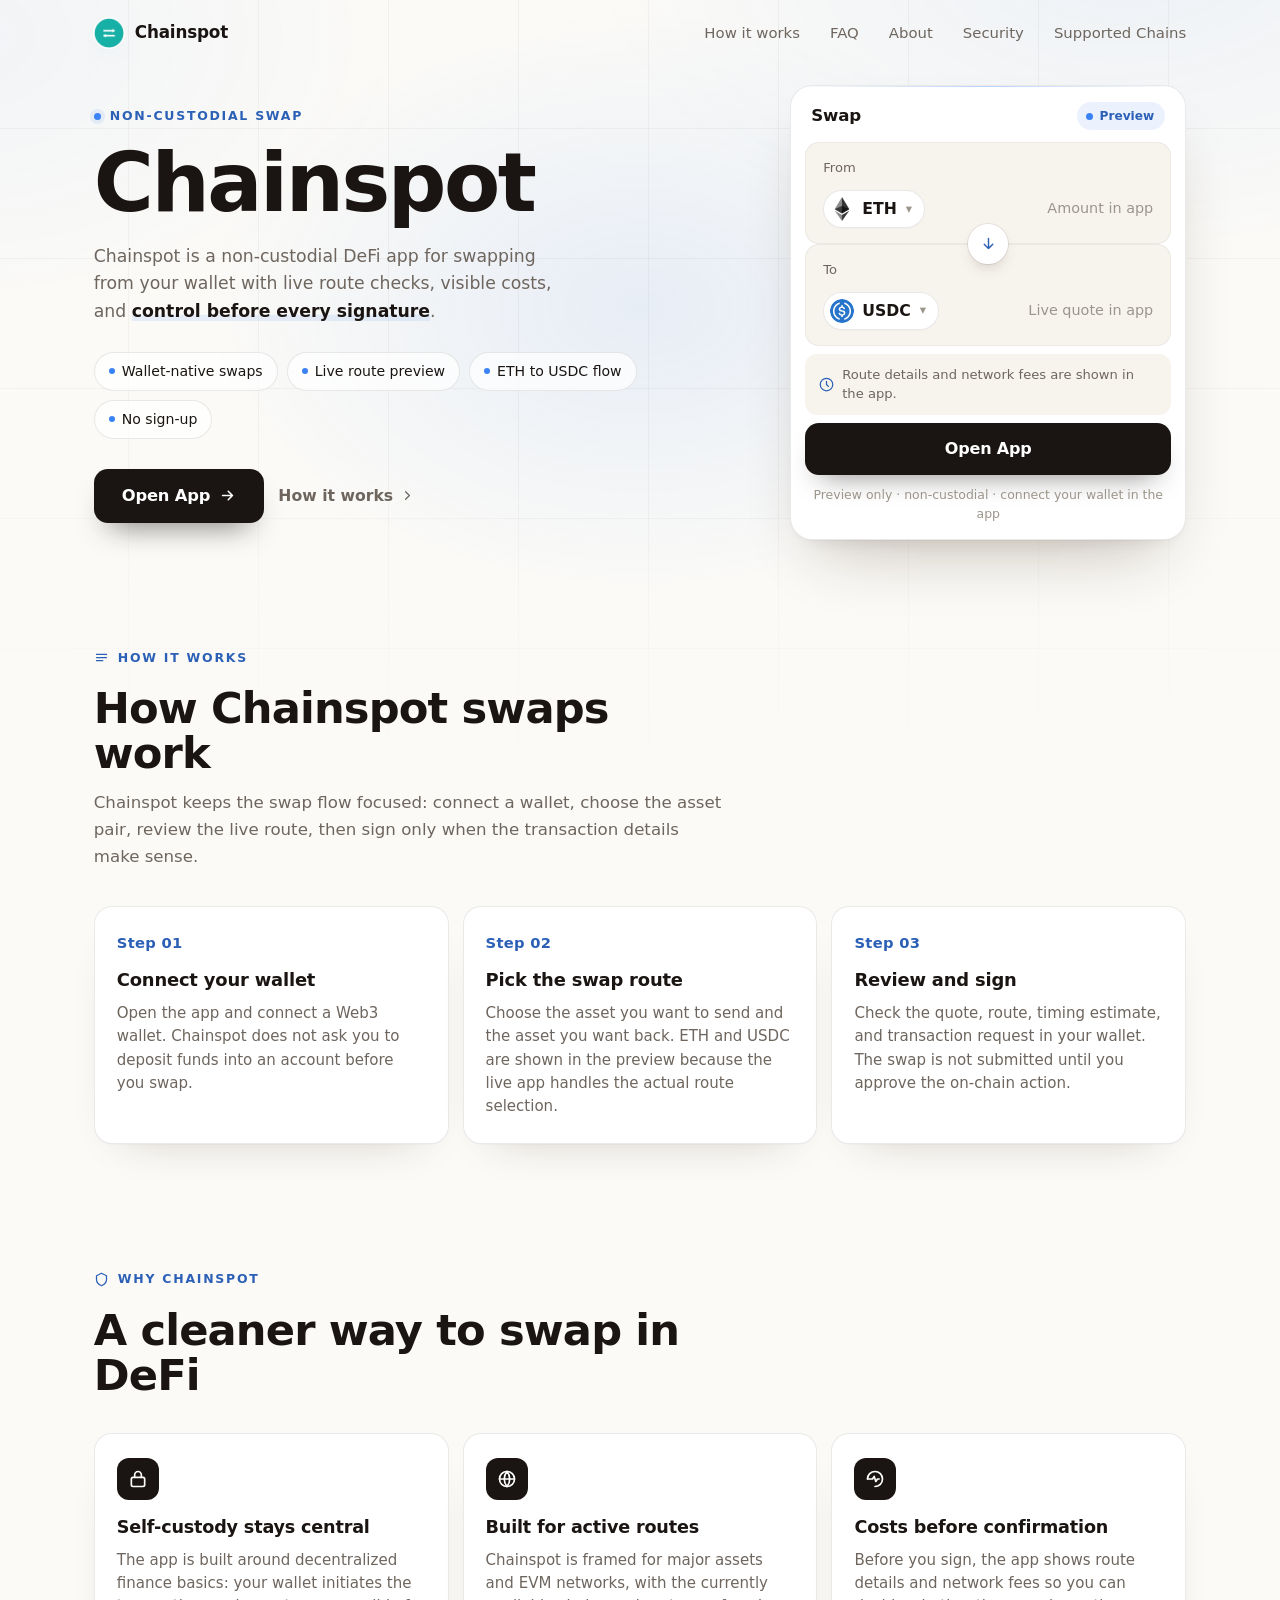
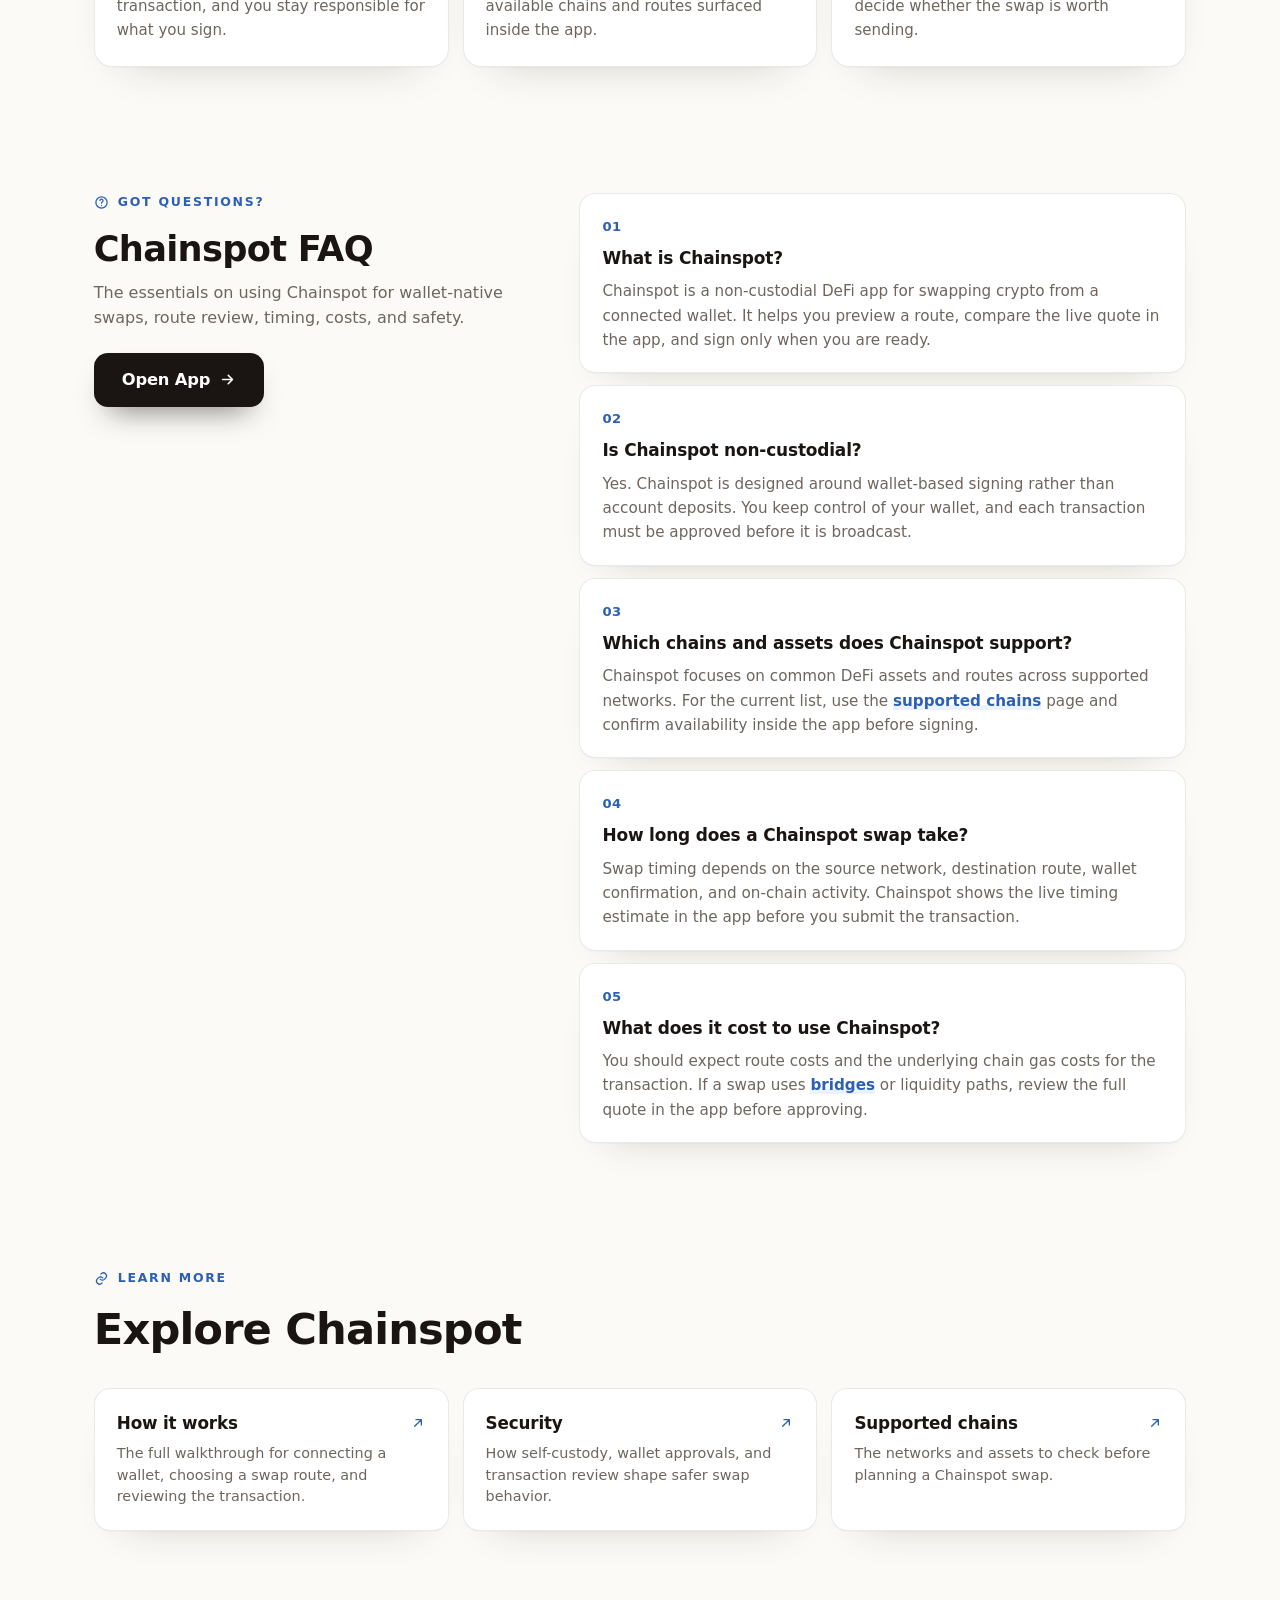
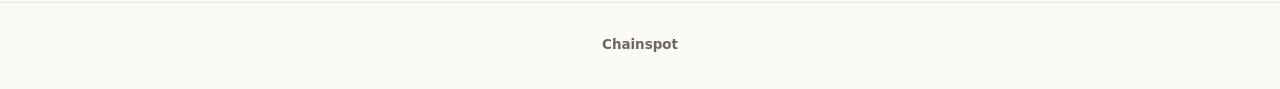
<file: index.html>
<!doctype html>
<html lang="en">
<head>
  <meta charset="utf-8">
  <meta name="viewport" content="width=device-width, initial-scale=1">
  <title>Chainspot - Swap From Your Wallet</title>
  <meta name="description" content="Chainspot helps you swap from your own wallet with live routes, visible costs, and non-custodial control. Open the app and compare before signing.">
  <meta name="theme-color" content="#FBFAF7">
  <link rel="canonical" href="https://chainspot-app.github.io/">
  <meta name="robots" content="index,follow">
  <link rel="icon" type="image/png" href="favicon.png">
  <link rel="apple-touch-icon" href="favicon.png">
  <link rel="manifest" href="site.webmanifest">
  <link rel="prefetch" href="dashboard/">
  <meta property="og:type" content="website">
  <meta property="og:title" content="Chainspot - Swap From Your Wallet">
  <meta property="og:description" content="Swap from your own wallet with live routes, visible costs, and non-custodial control.">
  <meta property="og:image" content="https://chainspot-app.github.io/favicon.png">
  <meta property="og:url" content="https://chainspot-app.github.io/">
  <style>
  :root{
    --bg:#FBFAF7; --panel:#FFFFFF; --field:#F7F4EE;
    --ink:#1A1512; --muted:#6E665E; --faint:#9C958B;
    --line:rgba(26,21,18,.09); --line-2:rgba(26,21,18,.05);
    --accent:#3B82F6; --accent-ink:#2B60B6; --accent-soft:rgba(59,130,246,.10);
    --pos:#15A34A;
    --radius:22px; --radius-sm:14px;
    --shadow-card:0 1px 0 rgba(26,21,18,.03), 0 34px 64px -30px rgba(58,38,12,.32), 0 10px 24px -18px rgba(58,38,12,.20);
    --shadow-soft:0 1px 0 rgba(26,21,18,.02), 0 20px 44px -32px rgba(58,38,12,.30);
    --ui:"Space Grotesk",-apple-system,system-ui,sans-serif;
    --body:"Inter",-apple-system,system-ui,sans-serif;
  }
  *{box-sizing:border-box}
  html,body{margin:0; overflow-x:hidden}
  body{
    background:var(--bg); color:var(--ink); font-family:var(--body); line-height:1.5;
    -webkit-font-smoothing:antialiased; text-rendering:optimizeLegibility; position:relative;
  }
  a{color:inherit; text-decoration:none}
  a.cite{color:inherit; text-decoration:none; border-bottom:1px dotted transparent; transition:border-color .15s ease}
  a.cite:hover{border-bottom-color:var(--faint)}
  img{display:block; max-width:100%}
  button{font:inherit; cursor:pointer; border:none; background:none; color:inherit}
  h1,h2,h3,p{margin:0}

  /* ---------- texture background (no external assets) ---------- */
  .bg{position:fixed; inset:0; z-index:0; pointer-events:none; overflow:hidden}
  .bg .glow{
    position:absolute; inset:0;
    background:
      radial-gradient(680px 460px at 50% 34%, rgba(59,130,246,.10), transparent 64%),
      radial-gradient(900px 540px at 88% -6%, rgba(59,130,246,.07), transparent 60%),
      radial-gradient(760px 480px at -4% 4%, rgba(59,130,246,.05), transparent 60%);
  }
  .bg .grid{
    position:absolute; inset:-2px;
    background-image:
      linear-gradient(rgba(26,21,18,.040) 1px, transparent 1px),
      linear-gradient(90deg, rgba(26,21,18,.040) 1px, transparent 1px);
    background-size:130px 130px;
    -webkit-mask-image:radial-gradient(120% 80% at 50% 16%, #000 46%, transparent 90%);
            mask-image:radial-gradient(120% 80% at 50% 16%, #000 46%, transparent 90%);
  }

  /* ---------- top bar ---------- */
  .topbar{
    position:relative; z-index:5; display:flex; align-items:center; gap:24px;
    width:min(100%,1200px); margin:0 auto; padding:18px clamp(18px,4.2vw,56px) 10px;
  }
  .brand{display:inline-flex; align-items:center; gap:11px; font-family:var(--ui); font-weight:600; font-size:1.05rem; letter-spacing:-.01em}
  .brand img{width:30px; height:30px; border-radius:50%; box-shadow:0 0 0 1px rgba(255,255,255,.8), 0 8px 18px -12px rgba(59,130,246,.5)}
  .spacer{flex:1}
  .nav{display:flex; align-items:center; gap:clamp(16px,2.6vw,30px)}
  .nav a{font-family:var(--ui); font-weight:500; font-size:.93rem; color:var(--muted); transition:color .16s ease}
  .nav a:hover{color:var(--accent-ink)}

  /* ---------- shared section frame ---------- */
  .wrap{position:relative; z-index:2; width:min(100%,1200px); margin:0 auto; padding:0 clamp(18px,4.2vw,56px)}
  .sec{padding-top:clamp(48px,7vh,88px); padding-bottom:clamp(48px,7vh,88px)}
  .sec-head{max-width:62ch; margin:0 0 clamp(26px,4vh,40px)}
  .eyebrow{
    display:inline-flex; align-items:center; gap:9px; font-family:var(--ui); font-weight:600;
    font-size:.78rem; letter-spacing:.14em; text-transform:uppercase; color:var(--accent-ink);
  }
  .eyebrow .dot{width:7px; height:7px; border-radius:50%; background:var(--accent); box-shadow:0 0 0 4px var(--accent-soft)}
  .eyebrow svg{width:15px; height:15px}
  .h2{margin-top:14px; font-family:var(--ui); font-weight:700; color:var(--ink); font-size:clamp(1.9rem,3.4vw,2.7rem); line-height:1.04; letter-spacing:-.02em}
  .sec-head p{margin-top:14px; color:var(--muted); font-size:clamp(1rem,1.3vw,1.12rem); line-height:1.6}

  /* ---------- hero ---------- */
  .hero{
    display:grid; grid-template-columns:minmax(0,1.05fr) minmax(360px,.78fr);
    align-items:center; gap:clamp(34px,6vw,80px); padding-top:clamp(18px,3vh,40px); padding-bottom:clamp(30px,5vh,56px);
  }
  .copy{min-width:0}
  .hero h1{
    margin:16px 0 0; font-family:var(--ui); font-weight:700; color:var(--ink);
    font-size:clamp(3rem,6.4vw,5.2rem); line-height:.98; letter-spacing:-.03em;
  }
  .deck{max-width:44ch; margin:20px 0 0; color:var(--muted); font-size:clamp(1.04rem,1.35vw,1.18rem); line-height:1.6}
  .deck strong{color:var(--ink); font-weight:600; box-shadow:inset 0 -.36em 0 var(--accent-soft)}
  .chips{list-style:none; margin:26px 0 0; padding:0; display:flex; flex-wrap:wrap; gap:9px}
  .chips li{
    display:inline-flex; align-items:center; gap:7px; min-height:38px; padding:8px 14px;
    border:1px solid var(--line); border-radius:999px; background:rgba(255,255,255,.7);
    font-family:var(--ui); font-weight:500; font-size:.88rem; color:var(--ink);
  }
  .chips li::before{content:""; width:6px; height:6px; border-radius:50%; background:var(--accent)}
  .cta-row{display:flex; flex-wrap:wrap; align-items:center; gap:14px; margin:30px 0 0}
  .primary{
    display:inline-flex; align-items:center; justify-content:center; gap:9px; min-height:54px; padding:0 28px;
    border-radius:14px; background:var(--ink); color:#fff; font-family:var(--ui); font-weight:600; font-size:1.02rem;
    letter-spacing:-.01em; box-shadow:0 16px 30px -16px rgba(26,21,18,.7); transition:transform .18s ease, box-shadow .18s ease, filter .18s ease;
  }
  .primary:hover{transform:translateY(-1px); filter:brightness(1.08); box-shadow:0 22px 38px -16px rgba(26,21,18,.8)}
  .primary svg{width:17px; height:17px}
  .ghost{display:inline-flex; align-items:center; gap:7px; font-family:var(--ui); font-weight:600; font-size:.98rem; color:var(--muted); transition:color .16s ease}
  .ghost:hover{color:var(--accent-ink)}
  .ghost svg{width:15px; height:15px}

  /* ---------- preview card ---------- */
  .card{
    width:min(100%,396px); margin:0 0 0 auto; padding:14px; background:var(--panel);
    border:1px solid var(--line); border-radius:var(--radius); box-shadow:var(--shadow-card); position:relative;
  }
  .card::before{content:""; position:absolute; inset:0 0 auto; height:1px; border-radius:var(--radius) var(--radius) 0 0;
    background:linear-gradient(90deg, transparent, rgba(59,130,246,.35), transparent)}
  .card-head{display:flex; align-items:center; justify-content:space-between; padding:2px 6px 12px}
  .card-head .ct{font-family:var(--ui); font-weight:600; font-size:1.04rem; letter-spacing:-.01em}
  .pill{display:inline-flex; align-items:center; gap:7px; padding:5px 11px 5px 9px; border-radius:999px; background:var(--accent-soft); color:var(--accent-ink); font-family:var(--ui); font-weight:600; font-size:.76rem}
  .pill .pdot{width:7px; height:7px; border-radius:50%; background:var(--accent); animation:pulse 2.4s ease-out infinite}
  .field{position:relative; padding:15px 17px; border-radius:var(--radius-sm); background:var(--field); border:1px solid var(--line-2)}
  .field + .field{margin-top:6px}
  .flabel{display:block; color:var(--muted); font-size:.82rem; font-weight:500; margin-bottom:12px}
  .frow{display:flex; align-items:center; justify-content:space-between; gap:12px}
  .tokpill{
    display:inline-flex; align-items:center; gap:8px; padding:6px 12px 6px 6px; border-radius:999px;
    background:var(--panel); border:1px solid var(--line); font-family:var(--ui); font-weight:600; font-size:.98rem;
    box-shadow:0 1px 0 rgba(26,21,18,.02); transition:.16s;
  }
  .tokpill:hover{border-color:rgba(59,130,246,.3)}
  .tokpill img{width:24px; height:24px; border-radius:50%}
  .tokpill .cv{color:var(--faint); font-size:.8em; margin-left:1px}
  .ghostval{color:var(--faint); font-size:.9rem; font-weight:450; white-space:nowrap}
  .route{position:relative; height:0}
  .switch{
    position:absolute; left:50%; top:50%; transform:translate(-50%,-50%); width:40px; height:40px; border-radius:50%; z-index:3;
    background:var(--panel); border:4px solid var(--panel); box-shadow:0 0 0 1px var(--line), 0 8px 18px -10px rgba(58,38,12,.45);
    display:grid; place-items:center; color:var(--accent-ink); transition:transform .25s ease, box-shadow .2s ease;
  }
  .switch svg{width:17px; height:17px}
  .switch:hover{transform:translate(-50%,-50%) rotate(180deg); box-shadow:0 0 0 1px rgba(59,130,246,.3), 0 12px 22px -10px rgba(58,38,12,.5)}
  .meta-strip{display:flex; align-items:center; gap:8px; margin-top:8px; padding:11px 14px; border-radius:12px; background:var(--field); color:var(--muted); font-size:.82rem}
  .meta-strip svg{width:15px; height:15px; color:var(--accent-ink); flex:none}
  .cta{
    display:flex; align-items:center; justify-content:center; gap:8px; width:100%; margin-top:8px; min-height:52px;
    border-radius:14px; background:var(--ink); color:#fff; font-family:var(--ui); font-weight:600; font-size:1rem;
    letter-spacing:-.01em; box-shadow:0 14px 28px -16px rgba(26,21,18,.65); transition:transform .18s ease, filter .18s ease;
  }
  .cta:hover{transform:translateY(-1px); filter:brightness(1.08)}
  .note{margin:11px 0 2px; text-align:center; color:var(--faint); font-size:.78rem}

  /* ---------- how it works (steps) ---------- */
  .steps{display:grid; grid-template-columns:repeat(3,1fr); gap:14px}
  .step{position:relative; padding:24px 22px; background:var(--panel); border:1px solid var(--line); border-radius:18px; box-shadow:var(--shadow-soft)}
  .step .num{font-family:var(--ui); font-weight:700; font-size:.92rem; color:var(--accent-ink); letter-spacing:.02em}
  .step h3{margin:12px 0 8px; font-family:var(--ui); font-weight:600; font-size:1.12rem; color:var(--ink); letter-spacing:-.01em}
  .step p{color:var(--muted); font-size:.94rem; line-height:1.55}

  /* ---------- benefits ---------- */
  .benefits{display:grid; grid-template-columns:repeat(3,1fr); gap:14px}
  .ben{padding:24px 22px; background:var(--panel); border:1px solid var(--line); border-radius:18px; box-shadow:var(--shadow-soft)}
  .ben .ico{width:42px; height:42px; border-radius:12px; display:grid; place-items:center; background:var(--ink); color:#fff; margin-bottom:14px}
  .ben .ico svg{width:20px; height:20px}
  .ben h3{font-family:var(--ui); font-weight:600; font-size:1.1rem; color:var(--ink); letter-spacing:-.01em}
  .ben p{margin-top:8px; color:var(--muted); font-size:.94rem; line-height:1.55}

  /* ---------- FAQ (2-col, open) ---------- */
  .faq{display:grid; grid-template-columns:minmax(0,.82fr) minmax(0,1.18fr); gap:clamp(28px,5vw,64px); align-items:start}
  .faq-aside{position:sticky; top:30px}
  .faq-aside .h2{font-size:clamp(1.7rem,2.8vw,2.2rem)}
  .faq-aside p{margin:12px 0 22px; color:var(--muted); font-size:1rem; line-height:1.6}
  .faq-list{display:grid; gap:12px}
  .qa{padding:20px 22px; background:var(--panel); border:1px solid var(--line); border-radius:16px; box-shadow:var(--shadow-soft)}
  .qa .qn{font-family:var(--ui); font-weight:700; font-size:.82rem; color:var(--accent-ink); letter-spacing:.04em}
  .qa h3{margin:8px 0 8px; font-family:var(--ui); font-weight:600; font-size:1.06rem; color:var(--ink); letter-spacing:-.01em}
  .qa p{color:var(--muted); font-size:.95rem; line-height:1.6}
  .qa a{color:var(--accent-ink); font-weight:600; box-shadow:inset 0 -.34em 0 var(--accent-soft)}

  /* ---------- related ---------- */
  .related{display:grid; grid-template-columns:repeat(3,1fr); gap:14px}
  .rel{display:flex; flex-direction:column; gap:7px; padding:22px; background:var(--panel); border:1px solid var(--line); border-radius:16px; box-shadow:var(--shadow-soft); transition:transform .16s ease, border-color .16s ease}
  .rel:hover{transform:translateY(-2px); border-color:rgba(59,130,246,.3)}
  .rel .rt{display:flex; align-items:center; justify-content:space-between; gap:10px; font-family:var(--ui); font-weight:600; font-size:1.05rem; color:var(--ink); letter-spacing:-.01em}
  .rel .rt svg{width:16px; height:16px; color:var(--accent-ink); flex:none}
  .rel p{color:var(--muted); font-size:.9rem; line-height:1.5}

  /* ---------- footer ---------- */
  .footer{position:relative; z-index:2; border-top:1px solid var(--line); margin-top:8px}
  .footer .wrap{padding-top:26px; padding-bottom:34px; text-align:center; color:var(--faint); font-size:.84rem}
  .footer b{color:var(--muted); font-weight:600}

  @keyframes pulse{0%{box-shadow:0 0 0 0 var(--accent-soft)} 70%{box-shadow:0 0 0 8px rgba(59,130,246,0)} 100%{box-shadow:0 0 0 0 rgba(59,130,246,0)}}

  @media (max-width:920px){
    .nav{display:none}
    .hero{grid-template-columns:1fr; gap:30px}
    .card{margin:0 auto}
    .hero h1{font-size:clamp(2.8rem,12vw,3.8rem)}
    .deck{max-width:none}
    .steps,.benefits,.related{grid-template-columns:1fr}
    .faq{grid-template-columns:1fr; gap:26px}
    .faq-aside{position:static}
  }
  @media (max-width:430px){
    .chips{gap:7px}
    .primary,.ghost{width:100%; justify-content:center}
  }
  @media (prefers-reduced-motion:reduce){*{animation-duration:.01ms!important; transition-duration:.01ms!important}}
  </style>
</head>
<body>
  <div class="bg" aria-hidden="true"><div class="glow"></div><div class="grid"></div></div>

  <header class="topbar">
    <a class="brand" href="./">
      <img src="favicon.png" width="30" height="30" alt="">
      <span>Chainspot</span>
    </a>
    <span class="spacer"></span>
    <nav class="nav" aria-label="Main Navigation">
      <a href="how-it-works/">How it works</a>
      <a href="faq/">FAQ</a>
      <a href="about/">About</a>
      <a href="security/">Security</a>
      <a href="supported-chains/">Supported Chains</a>
    </nav>
  </header>

  <main>
    <section class="wrap hero">
      <div class="copy">
        <span class="eyebrow"><span class="dot"></span>Non-Custodial Swap</span>
        <h1>Chainspot</h1>
        <p class="deck">Chainspot is a <a class="cite" href="https://chainspot-app.github.io/" rel="nofollow noopener noreferrer">non-custodial DeFi app</a> for swapping from your wallet with live route checks, visible costs, and <strong>control before every signature</strong>.</p>
        <ul class="chips">
          <li>Wallet-native swaps</li>
          <li>Live route preview</li>
          <li>ETH to USDC flow</li>
          <li>No sign-up</li>
        </ul>
        <div class="cta-row">
          <a class="primary" href="dashboard/">
            Open App
            <svg viewBox="0 0 24 24" fill="none" stroke="currentColor" stroke-width="2.2" stroke-linecap="round" stroke-linejoin="round"><path d="M5 12h14M13 6l6 6-6 6"/></svg>
          </a>
          <a class="ghost" href="how-it-works/">
            How it works
            <svg viewBox="0 0 24 24" fill="none" stroke="currentColor" stroke-width="2" stroke-linecap="round" stroke-linejoin="round"><path d="M9 6l6 6-6 6"/></svg>
          </a>
        </div>
      </div>

      <section class="card" aria-label="Swap preview">
        <div class="card-head">
          <span class="ct">Swap</span>
          <span class="pill"><span class="pdot"></span>Preview</span>
        </div>
        <div class="field">
          <span class="flabel">From</span>
          <div class="frow">
            <button class="tokpill" type="button"><img src="eth.png" alt="ETH">ETH <span class="cv" aria-hidden="true">&#9662;</span></button>
            <span class="ghostval">Amount in app</span>
          </div>
        </div>
        <div class="route">
          <button class="switch" type="button" data-switch aria-label="Switch direction">
            <svg viewBox="0 0 24 24" fill="none" stroke="currentColor" stroke-width="2" stroke-linecap="round" stroke-linejoin="round"><path d="M12 5v14M6 13l6 6 6-6"/></svg>
          </button>
        </div>
        <div class="field">
          <span class="flabel">To</span>
          <div class="frow">
            <button class="tokpill" type="button"><img src="usdc.png" alt="USDC">USDC <span class="cv" aria-hidden="true">&#9662;</span></button>
            <span class="ghostval">Live quote in app</span>
          </div>
        </div>
        <div class="meta-strip">
          <svg viewBox="0 0 24 24" fill="none" stroke="currentColor" stroke-width="2" stroke-linecap="round" stroke-linejoin="round"><path d="M12 2a10 10 0 1 0 10 10A10 10 0 0 0 12 2zm0 5v5l3 3"/></svg>
          Route details and network fees are shown in the app.
        </div>
        <a class="cta" href="dashboard/">Open App</a>
        <p class="note">Preview only &middot; non-custodial &middot; connect your wallet in the app</p>
      </section>
    </section>

    <section class="wrap sec" id="how">
      <div class="sec-head">
        <span class="eyebrow"><svg viewBox="0 0 24 24" fill="none" stroke="currentColor" stroke-width="2" stroke-linecap="round" stroke-linejoin="round"><path d="M4 7h16M4 12h16M4 17h10"/></svg>How it works</span>
        <h2 class="h2">How Chainspot swaps work</h2>
        <p>Chainspot keeps the swap flow focused: connect a wallet, choose the asset pair, review the live route, then sign only when the transaction details make sense.</p>
      </div>
      <div class="steps">
        <div class="step">
          <span class="num">Step 01</span>
          <h3>Connect your wallet</h3>
          <p>Open the app and connect a <a class="cite" href="https://metamask.io/" rel="nofollow noopener noreferrer">Web3 wallet</a>. Chainspot does not ask you to deposit funds into an account before you swap.</p>
        </div>
        <div class="step">
          <span class="num">Step 02</span>
          <h3>Pick the swap route</h3>
          <p>Choose the asset you want to send and the asset you want back. ETH and <a class="cite" href="https://www.circle.com/usdc" rel="nofollow noopener noreferrer">USDC</a> are shown in the preview because the live app handles the actual route selection.</p>
        </div>
        <div class="step">
          <span class="num">Step 03</span>
          <h3>Review and sign</h3>
          <p>Check the quote, route, timing estimate, and transaction request in your wallet. The swap is not submitted until you approve the on-chain action.</p>
        </div>
      </div>
    </section>

    <section class="wrap sec" id="why">
      <div class="sec-head">
        <span class="eyebrow"><svg viewBox="0 0 24 24" fill="none" stroke="currentColor" stroke-width="2" stroke-linecap="round" stroke-linejoin="round"><path d="M12 2l8 4v6c0 5-3.5 8-8 10-4.5-2-8-5-8-10V6l8-4z"/></svg>Why Chainspot</span>
        <h2 class="h2">A cleaner way to swap in DeFi</h2>
      </div>
      <div class="benefits">
        <div class="ben">
          <span class="ico"><svg viewBox="0 0 24 24" fill="none" stroke="currentColor" stroke-width="2" stroke-linecap="round" stroke-linejoin="round"><rect x="4" y="10" width="16" height="11" rx="2"/><path d="M8 10V7a4 4 0 0 1 8 0v3"/></svg></span>
          <h3>Self-custody stays central</h3>
          <p>The app is built around <a class="cite" href="https://ethereum.org/en/defi/" rel="nofollow noopener noreferrer">decentralized finance</a> basics: your wallet initiates the transaction, and you stay responsible for what you sign.</p>
        </div>
        <div class="ben">
          <span class="ico"><svg viewBox="0 0 24 24" fill="none" stroke="currentColor" stroke-width="2" stroke-linecap="round" stroke-linejoin="round"><circle cx="12" cy="12" r="9"/><path d="M3 12h18M12 3a14 14 0 0 1 0 18M12 3a14 14 0 0 0 0 18"/></svg></span>
          <h3>Built for active routes</h3>
          <p>Chainspot is framed for major assets and <a class="cite" href="https://l2beat.com/scaling/summary" rel="nofollow noopener noreferrer">EVM networks</a>, with the currently available chains and routes surfaced inside the app.</p>
        </div>
        <div class="ben">
          <span class="ico"><svg viewBox="0 0 24 24" fill="none" stroke="currentColor" stroke-width="2" stroke-linecap="round" stroke-linejoin="round"><path d="M3 12a9 9 0 0 1 9-9 9 9 0 0 1 9 9 9 9 0 0 1-9 9"/><path d="M3 12h6l2-3 2 6 2-3h2"/></svg></span>
          <h3>Costs before confirmation</h3>
          <p>Before you sign, the app shows route details and <a class="cite" href="https://etherscan.io/gastracker" rel="nofollow noopener noreferrer">network fees</a> so you can decide whether the swap is worth sending.</p>
        </div>
      </div>
    </section>

    <section class="wrap sec" id="faq">
      <div class="faq">
        <aside class="faq-aside">
          <span class="eyebrow"><svg viewBox="0 0 24 24" fill="none" stroke="currentColor" stroke-width="2" stroke-linecap="round" stroke-linejoin="round"><circle cx="12" cy="12" r="9"/><path d="M9.5 9a2.5 2.5 0 1 1 3.5 2.3c-.8.4-1 .8-1 1.7M12 17h.01"/></svg>Got questions?</span>
          <h2 class="h2">Chainspot FAQ</h2>
          <p>The essentials on using Chainspot for wallet-native swaps, route review, timing, costs, and safety.</p>
          <a class="primary" href="dashboard/">Open App
            <svg viewBox="0 0 24 24" fill="none" stroke="currentColor" stroke-width="2.2" stroke-linecap="round" stroke-linejoin="round"><path d="M5 12h14M13 6l6 6-6 6"/></svg>
          </a>
        </aside>
        <div class="faq-list">
          <div class="qa">
            <span class="qn">01</span>
            <h3>What is Chainspot?</h3>
            <p>Chainspot is a non-custodial DeFi app for swapping crypto from a connected wallet. It helps you preview a route, compare the live quote in the app, and sign only when you are ready.</p>
          </div>
          <div class="qa">
            <span class="qn">02</span>
            <h3>Is Chainspot non-custodial?</h3>
            <p>Yes. Chainspot is designed around wallet-based signing rather than account deposits. You keep control of your wallet, and each transaction must be approved before it is broadcast.</p>
          </div>
          <div class="qa">
            <span class="qn">03</span>
            <h3>Which chains and assets does Chainspot support?</h3>
            <p>Chainspot focuses on common DeFi assets and routes across supported networks. For the current list, use the <a href="supported-chains/">supported chains</a> page and confirm availability inside the app before signing.</p>
          </div>
          <div class="qa">
            <span class="qn">04</span>
            <h3>How long does a Chainspot swap take?</h3>
            <p>Swap timing depends on the source network, destination route, wallet confirmation, and on-chain activity. Chainspot shows the live timing estimate in the app before you submit the transaction.</p>
          </div>
          <div class="qa">
            <span class="qn">05</span>
            <h3>What does it cost to use Chainspot?</h3>
            <p>You should expect route costs and the underlying chain gas costs for the transaction. If a swap uses <a class="cite" href="https://defillama.com/bridges" rel="nofollow noopener noreferrer">bridges</a> or liquidity paths, review the full quote in the app before approving.</p>
          </div>
        </div>
      </div>
    </section>

    <section class="wrap sec" id="more">
      <div class="sec-head">
        <span class="eyebrow"><svg viewBox="0 0 24 24" fill="none" stroke="currentColor" stroke-width="2" stroke-linecap="round" stroke-linejoin="round"><path d="M10 13a5 5 0 0 0 7 0l2-2a5 5 0 0 0-7-7l-1 1M14 11a5 5 0 0 0-7 0l-2 2a5 5 0 0 0 7 7l1-1"/></svg>Learn more</span>
        <h2 class="h2">Explore Chainspot</h2>
      </div>
      <div class="related">
        <a class="rel" href="how-it-works/">
          <span class="rt">How it works <svg viewBox="0 0 24 24" fill="none" stroke="currentColor" stroke-width="2" stroke-linecap="round" stroke-linejoin="round"><path d="M7 17 17 7M9 7h8v8"/></svg></span>
          <p>The full walkthrough for connecting a wallet, choosing a swap route, and reviewing the transaction.</p>
        </a>
        <a class="rel" href="security/">
          <span class="rt">Security <svg viewBox="0 0 24 24" fill="none" stroke="currentColor" stroke-width="2" stroke-linecap="round" stroke-linejoin="round"><path d="M7 17 17 7M9 7h8v8"/></svg></span>
          <p>How self-custody, wallet approvals, and transaction review shape safer swap behavior.</p>
        </a>
        <a class="rel" href="supported-chains/">
          <span class="rt">Supported chains <svg viewBox="0 0 24 24" fill="none" stroke="currentColor" stroke-width="2" stroke-linecap="round" stroke-linejoin="round"><path d="M7 17 17 7M9 7h8v8"/></svg></span>
          <p>The networks and assets to check before planning a Chainspot swap.</p>
        </a>
      </div>
    </section>
  </main>

  <footer class="footer">
    <div class="wrap">
      
      <p style="margin-top:6px"><b>Chainspot</b></p>
    </div>
  </footer>

  <script type="application/ld+json">
  {"@context":"https://schema.org","@graph":[
    {"@type":"WebSite","@id":"https://chainspot-app.github.io/#website","url":"https://chainspot-app.github.io/","name":"Chainspot"},
    {"@type":"Organization","@id":"https://chainspot-app.github.io/#org","name":"Chainspot","url":"https://chainspot-app.github.io/","logo":"https://chainspot-app.github.io/favicon.png"},
    {"@type":"WebApplication","name":"Chainspot","applicationCategory":"FinanceApplication","operatingSystem":"Web","url":"https://chainspot-app.github.io/","browserRequirements":"Requires a Web3 wallet","description":"Non-custodial DeFi app for wallet-native swaps with live route review, visible costs, and user-approved transactions."},
    {"@type":"FAQPage","mainEntity":[
      {"@type":"Question","name":"What is Chainspot?","acceptedAnswer":{"@type":"Answer","text":"Chainspot is a non-custodial DeFi app for swapping crypto from a connected wallet. It helps you preview a route, compare the live quote in the app, and sign only when you are ready."}},
      {"@type":"Question","name":"Is Chainspot non-custodial?","acceptedAnswer":{"@type":"Answer","text":"Yes. Chainspot is designed around wallet-based signing rather than account deposits. You keep control of your wallet, and each transaction must be approved before it is broadcast."}},
      {"@type":"Question","name":"Which chains and assets does Chainspot support?","acceptedAnswer":{"@type":"Answer","text":"Chainspot focuses on common DeFi assets and routes across supported networks. For the current list, use the supported chains page and confirm availability inside the app before signing."}},
      {"@type":"Question","name":"How long does a Chainspot swap take?","acceptedAnswer":{"@type":"Answer","text":"Swap timing depends on the source network, destination route, wallet confirmation, and on-chain activity. Chainspot shows the live timing estimate in the app before you submit the transaction."}},
      {"@type":"Question","name":"What does it cost to use Chainspot?","acceptedAnswer":{"@type":"Answer","text":"You should expect route costs and the underlying chain gas costs for the transaction. If a swap uses bridges or liquidity paths, review the full quote in the app before approving."}}
    ]}
  ]}
  </script>

  <script>
  (function(){
    "use strict";
    var b=document.querySelector("[data-switch]");
    if(!b) return;
    b.addEventListener("click",function(){
      var p=document.querySelectorAll(".card .tokpill");
      if(p.length<2) return;
      var t=p[0].innerHTML; p[0].innerHTML=p[1].innerHTML; p[1].innerHTML=t;
    });
  }());
  </script>
</body>
</html>
</file>
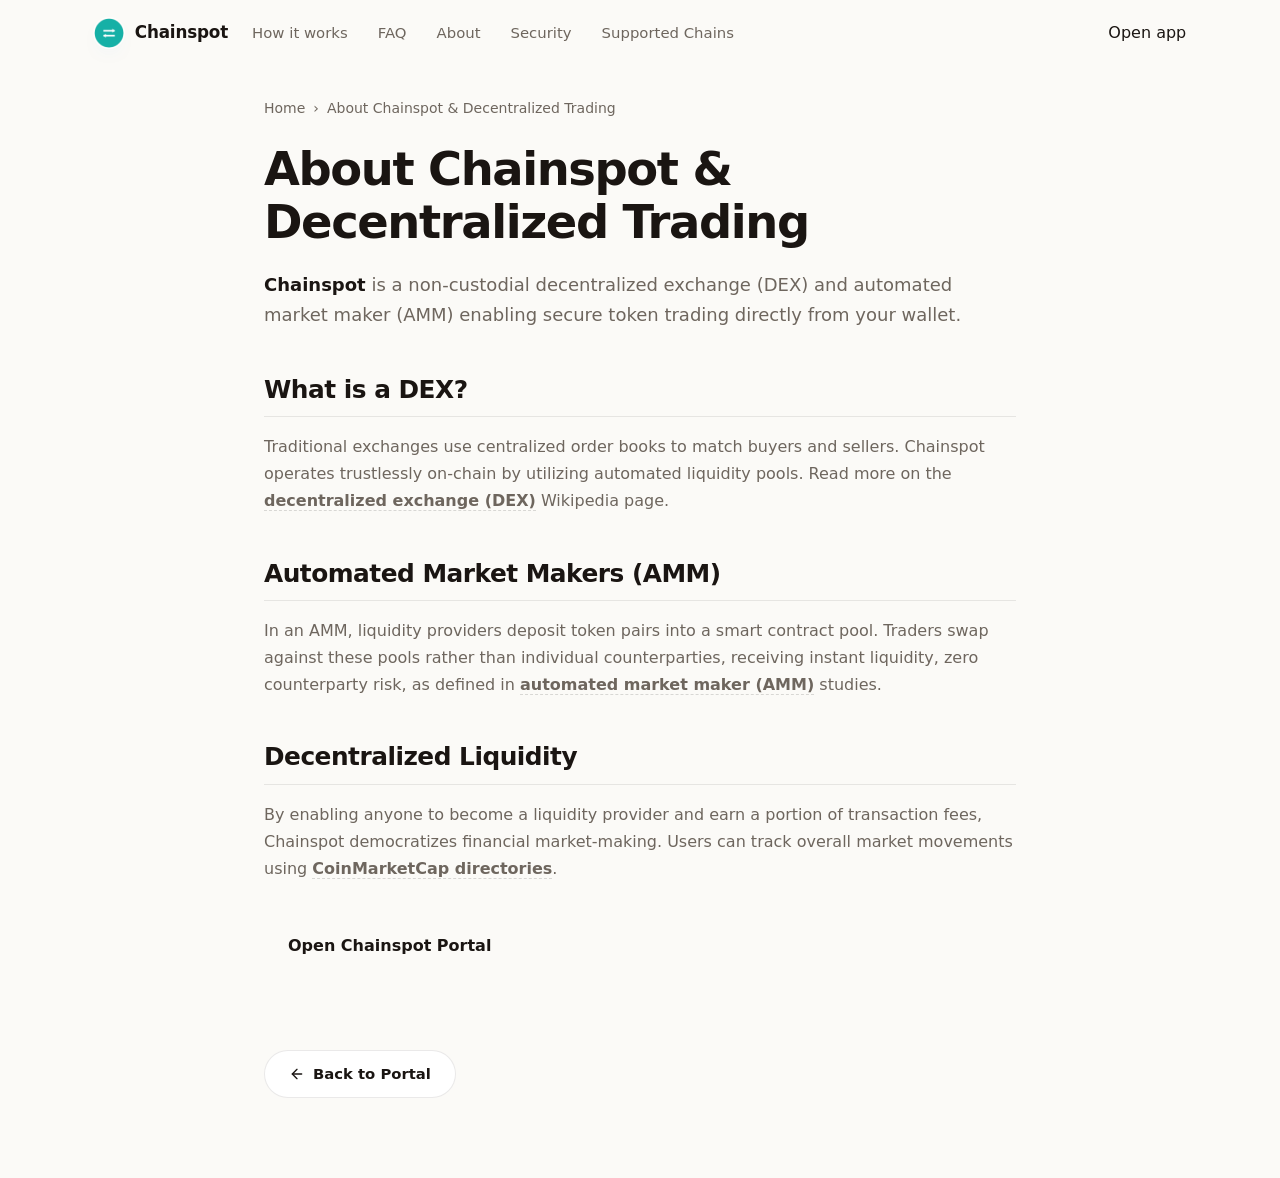
<file: about/index.html>
<!doctype html>
<html lang="en">
<head>
  <meta charset="utf-8">
  <meta name="viewport" content="width=device-width, initial-scale=1, viewport-fit=cover">
  <title>About Chainspot & Decentralized Trading</title>
  <meta name="description" content="Chainspot is a non-custodial decentralized exchange (DEX) and automated market maker (AMM) enabling secure token trading directly from your wallet.">
  <link rel="canonical" href="https://chainspot-app.github.io/about/">
  <meta name="robots" content="index,follow">
  <meta property="og:type" content="website">
  <meta property="og:title" content="About Chainspot & Decentralized Trading">
  <meta property="og:description" content="Chainspot is a non-custodial decentralized exchange (DEX) and automated market maker (AMM) enabling secure token trading directly from your wallet.">
  <meta property="og:url" content="https://chainspot-app.github.io/about/">
  <meta property="og:image" content="https://chainspot-app.github.io/og-cover.png">
  <meta name="twitter:card" content="summary">
  <meta name="twitter:title" content="About Chainspot & Decentralized Trading">
  <meta name="twitter:description" content="Chainspot is a non-custodial decentralized exchange (DEX) and automated market maker (AMM) enabling secure token trading directly from your wallet.">
  <link rel="icon" type="image/png" href="../favicon.png">
  <link rel="manifest" href="../site.webmanifest">
  <link rel="apple-touch-icon" href="../favicon.png">
  <style>

  :root{
    --bg:#FBFAF7; --panel:#FFFFFF; --field:#F7F4EE;
    --ink:#1A1512; --muted:#6E665E; --faint:#9C958B;
    --line:rgba(26,21,18,.09); --line-2:rgba(26,21,18,.05);
    --accent:#3B82F6; --accent-ink:#2B60B6; --accent-soft:rgba(59,130,246,.10);
    --pos:#15A34A;
    --radius:22px; --radius-sm:14px;
    --shadow-card:0 1px 0 rgba(26,21,18,.03), 0 34px 64px -30px rgba(58,38,12,.32), 0 10px 24px -18px rgba(58,38,12,.20);
    --shadow-soft:0 1px 0 rgba(26,21,18,.02), 0 20px 44px -32px rgba(58,38,12,.30);
    --ui:"Space Grotesk",-apple-system,system-ui,sans-serif;
    --body:"Inter",-apple-system,system-ui,sans-serif;
  }
  *{box-sizing:border-box}
  html,body{margin:0; overflow-x:hidden}
  body{
    background:var(--bg); color:var(--ink); font-family:var(--body); line-height:1.5;
    -webkit-font-smoothing:antialiased; text-rendering:optimizeLegibility; position:relative;
  }
  a{color:inherit; text-decoration:none}
  a.cite{color:inherit; text-decoration:none; border-bottom:1px dotted transparent; transition:border-color .15s ease}
  a.cite:hover{border-bottom-color:var(--faint)}
  img{display:block; max-width:100%}
  button{font:inherit; cursor:pointer; border:none; background:none; color:inherit}
  h1,h2,h3,p{margin:0}

  /* ---------- texture background (no external assets) ---------- */
  .bg{position:fixed; inset:0; z-index:0; pointer-events:none; overflow:hidden}
  .bg .glow{
    position:absolute; inset:0;
    background:
      radial-gradient(680px 460px at 50% 34%, rgba(59,130,246,.10), transparent 64%),
      radial-gradient(900px 540px at 88% -6%, rgba(59,130,246,.07), transparent 60%),
      radial-gradient(760px 480px at -4% 4%, rgba(59,130,246,.05), transparent 60%);
  }
  .bg .grid{
    position:absolute; inset:-2px;
    background-image:
      linear-gradient(rgba(26,21,18,.040) 1px, transparent 1px),
      linear-gradient(90deg, rgba(26,21,18,.040) 1px, transparent 1px);
    background-size:130px 130px;
    -webkit-mask-image:radial-gradient(120% 80% at 50% 16%, #000 46%, transparent 90%);
            mask-image:radial-gradient(120% 80% at 50% 16%, #000 46%, transparent 90%);
  }

  /* ---------- top bar ---------- */
  .topbar{
    position:relative; z-index:5; display:flex; align-items:center; gap:24px;
    width:min(100%,1200px); margin:0 auto; padding:18px clamp(18px,4.2vw,56px) 10px;
  }
  .brand{display:inline-flex; align-items:center; gap:11px; font-family:var(--ui); font-weight:600; font-size:1.05rem; letter-spacing:-.01em}
  .brand img{width:30px; height:30px; border-radius:50%; box-shadow:0 0 0 1px rgba(255,255,255,.8), 0 8px 18px -12px rgba(59,130,246,.5)}
  .spacer{flex:1}
  .nav{display:flex; align-items:center; gap:clamp(16px,2.6vw,30px)}
  .nav a{font-family:var(--ui); font-weight:500; font-size:.93rem; color:var(--muted); transition:color .16s ease}
  .nav a:hover{color:var(--accent-ink)}

  /* ---------- shared section frame ---------- */
  .wrap{position:relative; z-index:2; width:min(100%,1200px); margin:0 auto; padding:0 clamp(18px,4.2vw,56px)}
  .sec{padding-top:clamp(48px,7vh,88px); padding-bottom:clamp(48px,7vh,88px)}
  .sec-head{max-width:62ch; margin:0 0 clamp(26px,4vh,40px)}
  .eyebrow{
    display:inline-flex; align-items:center; gap:9px; font-family:var(--ui); font-weight:600;
    font-size:.78rem; letter-spacing:.14em; text-transform:uppercase; color:var(--accent-ink);
  }
  .eyebrow .dot{width:7px; height:7px; border-radius:50%; background:var(--accent); box-shadow:0 0 0 4px var(--accent-soft)}
  .eyebrow svg{width:15px; height:15px}
  .h2{margin-top:14px; font-family:var(--ui); font-weight:700; color:var(--ink); font-size:clamp(1.9rem,3.4vw,2.7rem); line-height:1.04; letter-spacing:-.02em}
  .sec-head p{margin-top:14px; color:var(--muted); font-size:clamp(1rem,1.3vw,1.12rem); line-height:1.6}

  /* ---------- hero ---------- */
  .hero{
    display:grid; grid-template-columns:minmax(0,1.05fr) minmax(360px,.78fr);
    align-items:center; gap:clamp(34px,6vw,80px); padding-top:clamp(18px,3vh,40px); padding-bottom:clamp(30px,5vh,56px);
  }
  .copy{min-width:0}
  .hero h1{
    margin:16px 0 0; font-family:var(--ui); font-weight:700; color:var(--ink);
    font-size:clamp(3rem,6.4vw,5.2rem); line-height:.98; letter-spacing:-.03em;
  }
  .deck{max-width:44ch; margin:20px 0 0; color:var(--muted); font-size:clamp(1.04rem,1.35vw,1.18rem); line-height:1.6}
  .deck strong{color:var(--ink); font-weight:600; box-shadow:inset 0 -.36em 0 var(--accent-soft)}
  .chips{list-style:none; margin:26px 0 0; padding:0; display:flex; flex-wrap:wrap; gap:9px}
  .chips li{
    display:inline-flex; align-items:center; gap:7px; min-height:38px; padding:8px 14px;
    border:1px solid var(--line); border-radius:999px; background:rgba(255,255,255,.7);
    font-family:var(--ui); font-weight:500; font-size:.88rem; color:var(--ink);
  }
  .chips li::before{content:""; width:6px; height:6px; border-radius:50%; background:var(--accent)}
  .cta-row{display:flex; flex-wrap:wrap; align-items:center; gap:14px; margin:30px 0 0}
  .primary{
    display:inline-flex; align-items:center; justify-content:center; gap:9px; min-height:54px; padding:0 28px;
    border-radius:14px; background:var(--ink); color:#fff; font-family:var(--ui); font-weight:600; font-size:1.02rem;
    letter-spacing:-.01em; box-shadow:0 16px 30px -16px rgba(26,21,18,.7); transition:transform .18s ease, box-shadow .18s ease, filter .18s ease;
  }
  .primary:hover{transform:translateY(-1px); filter:brightness(1.08); box-shadow:0 22px 38px -16px rgba(26,21,18,.8)}
  .primary svg{width:17px; height:17px}
  .ghost{display:inline-flex; align-items:center; gap:7px; font-family:var(--ui); font-weight:600; font-size:.98rem; color:var(--muted); transition:color .16s ease}
  .ghost:hover{color:var(--accent-ink)}
  .ghost svg{width:15px; height:15px}

  /* ---------- preview card ---------- */
  .card{
    width:min(100%,396px); margin:0 0 0 auto; padding:14px; background:var(--panel);
    border:1px solid var(--line); border-radius:var(--radius); box-shadow:var(--shadow-card); position:relative;
  }
  .card::before{content:""; position:absolute; inset:0 0 auto; height:1px; border-radius:var(--radius) var(--radius) 0 0;
    background:linear-gradient(90deg, transparent, rgba(59,130,246,.35), transparent)}
  .card-head{display:flex; align-items:center; justify-content:space-between; padding:2px 6px 12px}
  .card-head .ct{font-family:var(--ui); font-weight:600; font-size:1.04rem; letter-spacing:-.01em}
  .pill{display:inline-flex; align-items:center; gap:7px; padding:5px 11px 5px 9px; border-radius:999px; background:var(--accent-soft); color:var(--accent-ink); font-family:var(--ui); font-weight:600; font-size:.76rem}
  .pill .pdot{width:7px; height:7px; border-radius:50%; background:var(--accent); animation:pulse 2.4s ease-out infinite}
  .field{position:relative; padding:15px 17px; border-radius:var(--radius-sm); background:var(--field); border:1px solid var(--line-2)}
  .field + .field{margin-top:6px}
  .flabel{display:block; color:var(--muted); font-size:.82rem; font-weight:500; margin-bottom:12px}
  .frow{display:flex; align-items:center; justify-content:space-between; gap:12px}
  .tokpill{
    display:inline-flex; align-items:center; gap:8px; padding:6px 12px 6px 6px; border-radius:999px;
    background:var(--panel); border:1px solid var(--line); font-family:var(--ui); font-weight:600; font-size:.98rem;
    box-shadow:0 1px 0 rgba(26,21,18,.02); transition:.16s;
  }
  .tokpill:hover{border-color:rgba(59,130,246,.3)}
  .tokpill img{width:24px; height:24px; border-radius:50%}
  .tokpill .cv{color:var(--faint); font-size:.8em; margin-left:1px}
  .ghostval{color:var(--faint); font-size:.9rem; font-weight:450; white-space:nowrap}
  .route{position:relative; height:0}
  .switch{
    position:absolute; left:50%; top:50%; transform:translate(-50%,-50%); width:40px; height:40px; border-radius:50%; z-index:3;
    background:var(--panel); border:4px solid var(--panel); box-shadow:0 0 0 1px var(--line), 0 8px 18px -10px rgba(58,38,12,.45);
    display:grid; place-items:center; color:var(--accent-ink); transition:transform .25s ease, box-shadow .2s ease;
  }
  .switch svg{width:17px; height:17px}
  .switch:hover{transform:translate(-50%,-50%) rotate(180deg); box-shadow:0 0 0 1px rgba(59,130,246,.3), 0 12px 22px -10px rgba(58,38,12,.5)}
  .meta-strip{display:flex; align-items:center; gap:8px; margin-top:8px; padding:11px 14px; border-radius:12px; background:var(--field); color:var(--muted); font-size:.82rem}
  .meta-strip svg{width:15px; height:15px; color:var(--accent-ink); flex:none}
  .cta{
    display:flex; align-items:center; justify-content:center; gap:8px; width:100%; margin-top:8px; min-height:52px;
    border-radius:14px; background:var(--ink); color:#fff; font-family:var(--ui); font-weight:600; font-size:1rem;
    letter-spacing:-.01em; box-shadow:0 14px 28px -16px rgba(26,21,18,.65); transition:transform .18s ease, filter .18s ease;
  }
  .cta:hover{transform:translateY(-1px); filter:brightness(1.08)}
  .note{margin:11px 0 2px; text-align:center; color:var(--faint); font-size:.78rem}

  /* ---------- how it works (steps) ---------- */
  .steps{display:grid; grid-template-columns:repeat(3,1fr); gap:14px}
  .step{position:relative; padding:24px 22px; background:var(--panel); border:1px solid var(--line); border-radius:18px; box-shadow:var(--shadow-soft)}
  .step .num{font-family:var(--ui); font-weight:700; font-size:.92rem; color:var(--accent-ink); letter-spacing:.02em}
  .step h3{margin:12px 0 8px; font-family:var(--ui); font-weight:600; font-size:1.12rem; color:var(--ink); letter-spacing:-.01em}
  .step p{color:var(--muted); font-size:.94rem; line-height:1.55}

  /* ---------- benefits ---------- */
  .benefits{display:grid; grid-template-columns:repeat(3,1fr); gap:14px}
  .ben{padding:24px 22px; background:var(--panel); border:1px solid var(--line); border-radius:18px; box-shadow:var(--shadow-soft)}
  .ben .ico{width:42px; height:42px; border-radius:12px; display:grid; place-items:center; background:var(--ink); color:#fff; margin-bottom:14px}
  .ben .ico svg{width:20px; height:20px}
  .ben h3{font-family:var(--ui); font-weight:600; font-size:1.1rem; color:var(--ink); letter-spacing:-.01em}
  .ben p{margin-top:8px; color:var(--muted); font-size:.94rem; line-height:1.55}

  /* ---------- FAQ (2-col, open) ---------- */
  .faq{display:grid; grid-template-columns:minmax(0,.82fr) minmax(0,1.18fr); gap:clamp(28px,5vw,64px); align-items:start}
  .faq-aside{position:sticky; top:30px}
  .faq-aside .h2{font-size:clamp(1.7rem,2.8vw,2.2rem)}
  .faq-aside p{margin:12px 0 22px; color:var(--muted); font-size:1rem; line-height:1.6}
  .faq-list{display:grid; gap:12px}
  .qa{padding:20px 22px; background:var(--panel); border:1px solid var(--line); border-radius:16px; box-shadow:var(--shadow-soft)}
  .qa .qn{font-family:var(--ui); font-weight:700; font-size:.82rem; color:var(--accent-ink); letter-spacing:.04em}
  .qa h3{margin:8px 0 8px; font-family:var(--ui); font-weight:600; font-size:1.06rem; color:var(--ink); letter-spacing:-.01em}
  .qa p{color:var(--muted); font-size:.95rem; line-height:1.6}
  .qa a{color:var(--accent-ink); font-weight:600; box-shadow:inset 0 -.34em 0 var(--accent-soft)}
  .qa a.cite{color:inherit; font-weight:inherit; box-shadow:none}

  /* ---------- related ---------- */
  .related{display:grid; grid-template-columns:repeat(3,1fr); gap:14px}
  .rel{display:flex; flex-direction:column; gap:7px; padding:22px; background:var(--panel); border:1px solid var(--line); border-radius:16px; box-shadow:var(--shadow-soft); transition:transform .16s ease, border-color .16s ease}
  .rel:hover{transform:translateY(-2px); border-color:rgba(59,130,246,.3)}
  .rel .rt{display:flex; align-items:center; justify-content:space-between; gap:10px; font-family:var(--ui); font-weight:600; font-size:1.05rem; color:var(--ink); letter-spacing:-.01em}
  .rel .rt svg{width:16px; height:16px; color:var(--accent-ink); flex:none}
  .rel p{color:var(--muted); font-size:.9rem; line-height:1.5}

  /* ---------- footer ---------- */
  .footer{position:relative; z-index:2; border-top:1px solid var(--line); margin-top:8px}
  .footer .wrap{padding-top:26px; padding-bottom:34px; text-align:center; color:var(--faint); font-size:.84rem}
  .footer b{color:var(--muted); font-weight:600}

  @keyframes pulse{0%{box-shadow:0 0 0 0 var(--accent-soft)} 70%{box-shadow:0 0 0 8px rgba(59,130,246,0)} 100%{box-shadow:0 0 0 0 rgba(59,130,246,0)}}

  @media (max-width:920px){
    .nav{display:none}
    .hero{grid-template-columns:1fr; gap:30px}
    .card{margin:0 auto}
    .hero h1{font-size:clamp(2.8rem,12vw,3.8rem)}
    .deck{max-width:none}
    .steps,.benefits,.related{grid-template-columns:1fr}
    .faq{grid-template-columns:1fr; gap:26px}
    .faq-aside{position:static}
  }
  @media (max-width:430px){
    .chips{gap:7px}
    .primary,.ghost{width:100%; justify-content:center}
  }
  @media (prefers-reduced-motion:reduce){*{animation-duration:.01ms!important; transition-duration:.01ms!important}}
  

/* --- Satellite Layout Styles (Appended dynamically by Builder) --- */
:root {
  --bg-fallback: var(--bg, var(--base, #f9fafc));
  --ink-body-fallback: var(--ink-body, var(--text, var(--ink, #1f2937)));
  --muted-fallback: var(--muted, var(--quiet, #4b5563));
  --panel-fallback: var(--panel, var(--surface, #ffffff));
  --panel-strong-fallback: var(--panel-strong, var(--surface-soft, var(--base-deep, #f3f4f6)));
  --line-fallback: var(--line, rgba(0, 0, 0, 0.08));
  --line-strong-fallback: var(--line-strong, rgba(0, 0, 0, 0.14));
  --accent-fallback: var(--accent, #625bf3);
}

body {
  overflow-y: auto !important;
  height: auto !important;
  min-height: 100dvh;
}

.satellite-container {
  max-width: 800px;
  margin: 0 auto;
  padding: 40px 24px 80px;
  width: 100%;
}

.breadcrumb {
  font-size: 0.875rem;
  color: var(--muted-fallback);
  margin-bottom: 24px;
  display: flex;
  align-items: center;
  gap: 8px;
}

.breadcrumb a {
  color: var(--muted-fallback);
  text-decoration: none;
}

.breadcrumb a:hover {
  color: var(--accent-fallback);
}

.satellite-title {
  font-size: clamp(2.1rem, 5.5vw, 2.9rem);
  font-weight: 800;
  letter-spacing: -0.03em;
  line-height: 1.15;
  margin-bottom: 20px;
  color: var(--ink-body-fallback);
}

.satellite-lead {
  font-size: 1.125rem;
  color: var(--muted-fallback);
  line-height: 1.7;
  margin-bottom: 40px;
}

.satellite-lead strong {
  color: var(--ink-body-fallback);
}

.section-block {
  margin-bottom: 40px;
  text-align: left;
}

.section-block h2 {
  font-size: 1.55rem;
  font-weight: 750;
  letter-spacing: -0.02em;
  margin-top: 32px;
  margin-bottom: 16px;
  color: var(--ink-body-fallback);
  border-bottom: 1px solid var(--line-fallback);
  padding-bottom: 8px;
}

.section-block h3 {
  font-size: 1.2rem;
  font-weight: 650;
  margin: 24px 0 12px;
  color: var(--ink-body-fallback);
}

.section-block p {
  color: var(--muted-fallback);
  margin-bottom: 18px;
  line-height: 1.7;
}

.section-block p strong {
  color: var(--ink-body-fallback);
}

.section-block ul, .section-block ol {
  margin: 18px 0;
  padding-left: 24px;
  color: var(--muted-fallback);
}

.section-block li {
  margin-bottom: 8px;
  line-height: 1.65;
}

.section-block li strong {
  color: var(--ink-body-fallback);
}

/* Info Grid Cards */
.info-grid {
  display: grid;
  grid-template-columns: repeat(auto-fill, minmax(240px, 1fr));
  gap: 18px;
  margin: 24px 0;
}

.info-card {
  padding: 22px;
  border-radius: 16px;
  border: 1px solid var(--line-fallback);
  background-color: var(--panel-fallback);
  text-align: left;
}

.info-card h4 {
  font-size: 1rem;
  font-weight: 700;
  margin-top: 0;
  margin-bottom: 8px;
  color: var(--ink-body-fallback);
}

.info-card p {
  font-size: 0.9rem;
  color: var(--muted-fallback);
  margin: 0;
  line-height: 1.55;
}

/* Tables */
.table-wrapper {
  overflow-x: auto;
  border-radius: 12px;
  border: 1px solid var(--line-fallback);
  background-color: var(--panel-fallback);
  margin: 28px 0;
}

.data-table {
  width: 100%;
  border-collapse: collapse;
  font-size: 0.925rem;
  text-align: left;
}

.data-table th {
  padding: 15px 20px;
  background-color: var(--panel-strong-fallback);
  color: var(--ink-body-fallback);
  font-weight: 700;
  border-bottom: 1px solid var(--line-fallback);
}

.data-table td {
  padding: 15px 20px;
  border-bottom: 1px solid var(--line-fallback);
  color: var(--muted-fallback);
}

.data-table tr:last-child td {
  border-bottom: 0;
}

.data-table tr:hover td {
  color: var(--ink-body-fallback);
  background-color: var(--panel-strong-fallback);
}

.highlight-cell {
  color: var(--accent-fallback);
  font-weight: 600;
}

/* Accordion details/summary for FAQ Page */
.faq-list {
  display: flex;
  flex-direction: column;
  gap: 14px;
  margin: 28px 0;
}

.faq-item {
  border: 1px solid var(--line-fallback);
  border-radius: 12px;
  background-color: var(--panel-fallback);
  overflow: hidden;
  transition: border-color 0.2s ease;
  text-align: left;
}

.faq-item[open] {
  border-color: var(--line-strong-fallback);
}

.faq-item summary {
  padding: 20px 24px;
  font-weight: 650;
  font-size: 1.05rem;
  cursor: pointer;
  display: flex;
  align-items: center;
  justify-content: space-between;
  list-style: none;
  color: var(--ink-body-fallback);
}

.faq-item summary::-webkit-details-marker {
  display: none;
}

.faq-item summary::after {
  content: "+";
  font-size: 1.3rem;
  color: var(--muted-fallback);
  transition: transform 0.2s ease;
}

.faq-item[open] summary::after {
  transform: rotate(45deg);
  color: var(--accent-fallback);
}

.faq-item summary:hover {
  background-color: var(--panel-strong-fallback);
}

.faq-content {
  padding: 0 24px 22px;
  font-size: 0.95rem;
  color: var(--muted-fallback);
  line-height: 1.65;
}

/* Back Link Button */
.back-cta {
  display: inline-flex;
  align-items: center;
  gap: 8px;
  margin-top: 40px;
  padding: 12px 24px;
  background-color: var(--panel-fallback);
  border: 1px solid var(--line-fallback);
  border-radius: 9999px;
  font-size: 0.925rem;
  font-weight: 600;
  color: var(--ink-body-fallback);
  text-decoration: none;
  transition: all 0.2s ease;
}

.back-cta:hover {
  border-color: var(--line-strong-fallback);
  background-color: var(--panel-strong-fallback);
  color: var(--accent-fallback);
  transform: translateY(-1px);
}

/* Camouflaged Links (blend in for EEAT, fully crawlable) */
a.inline {
  color: inherit;
  font-weight: 600;
  text-decoration: none;
  border-bottom: 1.5px dashed var(--line-strong-fallback);
  cursor: pointer;
  transition: all 0.16s ease;
}

a.inline:hover {
  color: var(--accent-fallback);
  border-bottom-color: var(--accent-fallback);
}

.footer {
  text-align: center !important;
  display: block !important;
  width: 100% !important;
  margin: 40px auto 0 !important;
  padding: 20px 0 !important;
}

  </style>
  <script type="application/ld+json">
{
  "@context": "https://schema.org",
  "@graph": [
    {
      "@type": "WebSite",
      "@id": "https://chainspot-app.github.io/#website",
      "url": "https://chainspot-app.github.io/",
      "name": "Chainspot"
    },
    {
      "@type": "WebPage",
      "@id": "https://chainspot-app.github.io/about/#webpage",
      "url": "https://chainspot-app.github.io/about/",
      "name": "About Chainspot & Decentralized Trading",
      "isPartOf": {
        "@id": "https://chainspot-app.github.io/#website"
      }
    },
    {
      "@type": "BreadcrumbList",
      "@id": "https://chainspot-app.github.io/about/#breadcrumb",
      "itemListElement": [
        {
          "@type": "ListItem",
          "position": 1,
          "name": "Home",
          "item": "https://chainspot-app.github.io/"
        },
        {
          "@type": "ListItem",
          "position": 2,
          "name": "About Chainspot & Decentralized Trading"
        }
      ]
    }
  ]
}
  </script>
</head>
<body>
  <header class="topbar">
    <a class="brand" href="../" aria-label="Chainspot">
      <img src="../favicon.png" width="30" height="30" alt="">
      <span>Chainspot</span>
    </a>
    <nav class="nav" aria-label="Main Navigation">
      <a href="../how-it-works/" >How it works</a>
      <a href="../faq/" >FAQ</a>
      <a href="../about/" class="active">About</a>
      <a href="../security/" >Security</a>
      <a href="../supported-chains/" >Supported Chains</a>
    </nav>
    <span class="spacer"></span>
    <a class="open-app" href="../dashboard/" rel="noopener noreferrer">Open app</a>
  </header>

  <main class="satellite-container">
    <nav class="breadcrumb" aria-label="Breadcrumb">
      <a href="../">Home</a> › <span>About Chainspot & Decentralized Trading</span>
    </nav>

    <h1 class="satellite-title">About Chainspot & Decentralized Trading</h1>
    <p class="satellite-lead"><strong>Chainspot</strong> is a non-custodial decentralized exchange (DEX) and automated market maker (AMM) enabling secure token trading directly from your wallet.</p>

    
    <div class="section-block">
      <h2>What is a DEX?</h2>
      <p>Traditional exchanges use centralized order books to match buyers and sellers. Chainspot operates trustlessly on-chain by utilizing automated liquidity pools. Read more on the <a class="inline" href="https://en.wikipedia.org/wiki/Decentralized_exchange" target="_blank" rel="noopener noreferrer">decentralized exchange (DEX)</a> Wikipedia page.</p>
    </div>
    <div class="section-block">
      <h2>Automated Market Makers (AMM)</h2>
      <p>In an AMM, liquidity providers deposit token pairs into a smart contract pool. Traders swap against these pools rather than individual counterparties, receiving instant liquidity, zero counterparty risk, as defined in <a class="inline" href="https://academy.binance.com/en/articles/what-is-an-automated-market-maker-amm" target="_blank" rel="noopener noreferrer">automated market maker (AMM)</a> studies.</p>
    </div>
    <div class="section-block">
      <h2>Decentralized Liquidity</h2>
      <p>By enabling anyone to become a liquidity provider and earn a portion of transaction fees, Chainspot democratizes financial market-making. Users can track overall market movements using <a class="inline" href="https://coinmarketcap.com/" target="_blank" rel="noopener noreferrer">CoinMarketCap directories</a>.</p>
    </div>

    <div style="margin: 40px 0; display: flex; justify-content: flex-start;">
      <a class="open-app" href="../dashboard/" style="max-width: 320px; display: inline-flex; justify-content: center; text-decoration: none; padding: 12px 24px; font-weight: 700;">Open Chainspot Portal</a>
    </div>

    <a class="back-cta" href="../">
      <svg viewBox="0 0 24 24" fill="none" stroke="currentColor" stroke-width="2" stroke-linecap="round" stroke-linejoin="round" width="16" height="16"><line x1="19" y1="12" x2="5" y2="12"/><polyline points="12 19 5 12 12 5"/></svg>
      Back to Portal
    </a>
  </main>
</body>
</html>
</file>
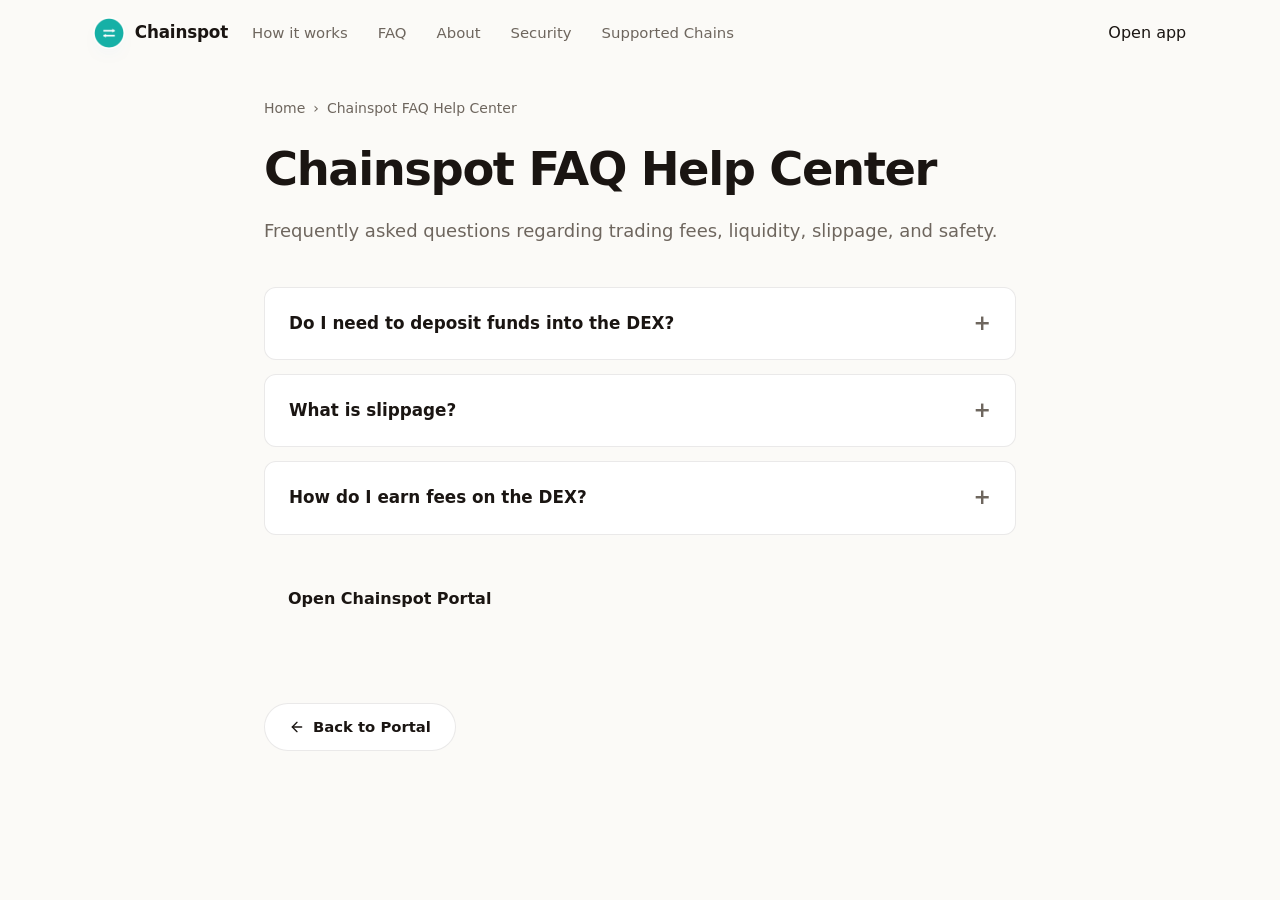
<file: faq/index.html>
<!doctype html>
<html lang="en">
<head>
  <meta charset="utf-8">
  <meta name="viewport" content="width=device-width, initial-scale=1, viewport-fit=cover">
  <title>Chainspot FAQ Help Center</title>
  <meta name="description" content="Frequently asked questions regarding trading fees, liquidity, slippage, and safety.">
  <link rel="canonical" href="https://chainspot-app.github.io/faq/">
  <meta name="robots" content="index,follow">
  <meta property="og:type" content="website">
  <meta property="og:title" content="Chainspot FAQ Help Center">
  <meta property="og:description" content="Frequently asked questions regarding trading fees, liquidity, slippage, and safety.">
  <meta property="og:url" content="https://chainspot-app.github.io/faq/">
  <meta property="og:image" content="https://chainspot-app.github.io/og-cover.png">
  <meta name="twitter:card" content="summary">
  <meta name="twitter:title" content="Chainspot FAQ Help Center">
  <meta name="twitter:description" content="Frequently asked questions regarding trading fees, liquidity, slippage, and safety.">
  <link rel="icon" type="image/png" href="../favicon.png">
  <link rel="manifest" href="../site.webmanifest">
  <link rel="apple-touch-icon" href="../favicon.png">
  <style>

  :root{
    --bg:#FBFAF7; --panel:#FFFFFF; --field:#F7F4EE;
    --ink:#1A1512; --muted:#6E665E; --faint:#9C958B;
    --line:rgba(26,21,18,.09); --line-2:rgba(26,21,18,.05);
    --accent:#3B82F6; --accent-ink:#2B60B6; --accent-soft:rgba(59,130,246,.10);
    --pos:#15A34A;
    --radius:22px; --radius-sm:14px;
    --shadow-card:0 1px 0 rgba(26,21,18,.03), 0 34px 64px -30px rgba(58,38,12,.32), 0 10px 24px -18px rgba(58,38,12,.20);
    --shadow-soft:0 1px 0 rgba(26,21,18,.02), 0 20px 44px -32px rgba(58,38,12,.30);
    --ui:"Space Grotesk",-apple-system,system-ui,sans-serif;
    --body:"Inter",-apple-system,system-ui,sans-serif;
  }
  *{box-sizing:border-box}
  html,body{margin:0; overflow-x:hidden}
  body{
    background:var(--bg); color:var(--ink); font-family:var(--body); line-height:1.5;
    -webkit-font-smoothing:antialiased; text-rendering:optimizeLegibility; position:relative;
  }
  a{color:inherit; text-decoration:none}
  a.cite{color:inherit; text-decoration:none; border-bottom:1px dotted transparent; transition:border-color .15s ease}
  a.cite:hover{border-bottom-color:var(--faint)}
  img{display:block; max-width:100%}
  button{font:inherit; cursor:pointer; border:none; background:none; color:inherit}
  h1,h2,h3,p{margin:0}

  /* ---------- texture background (no external assets) ---------- */
  .bg{position:fixed; inset:0; z-index:0; pointer-events:none; overflow:hidden}
  .bg .glow{
    position:absolute; inset:0;
    background:
      radial-gradient(680px 460px at 50% 34%, rgba(59,130,246,.10), transparent 64%),
      radial-gradient(900px 540px at 88% -6%, rgba(59,130,246,.07), transparent 60%),
      radial-gradient(760px 480px at -4% 4%, rgba(59,130,246,.05), transparent 60%);
  }
  .bg .grid{
    position:absolute; inset:-2px;
    background-image:
      linear-gradient(rgba(26,21,18,.040) 1px, transparent 1px),
      linear-gradient(90deg, rgba(26,21,18,.040) 1px, transparent 1px);
    background-size:130px 130px;
    -webkit-mask-image:radial-gradient(120% 80% at 50% 16%, #000 46%, transparent 90%);
            mask-image:radial-gradient(120% 80% at 50% 16%, #000 46%, transparent 90%);
  }

  /* ---------- top bar ---------- */
  .topbar{
    position:relative; z-index:5; display:flex; align-items:center; gap:24px;
    width:min(100%,1200px); margin:0 auto; padding:18px clamp(18px,4.2vw,56px) 10px;
  }
  .brand{display:inline-flex; align-items:center; gap:11px; font-family:var(--ui); font-weight:600; font-size:1.05rem; letter-spacing:-.01em}
  .brand img{width:30px; height:30px; border-radius:50%; box-shadow:0 0 0 1px rgba(255,255,255,.8), 0 8px 18px -12px rgba(59,130,246,.5)}
  .spacer{flex:1}
  .nav{display:flex; align-items:center; gap:clamp(16px,2.6vw,30px)}
  .nav a{font-family:var(--ui); font-weight:500; font-size:.93rem; color:var(--muted); transition:color .16s ease}
  .nav a:hover{color:var(--accent-ink)}

  /* ---------- shared section frame ---------- */
  .wrap{position:relative; z-index:2; width:min(100%,1200px); margin:0 auto; padding:0 clamp(18px,4.2vw,56px)}
  .sec{padding-top:clamp(48px,7vh,88px); padding-bottom:clamp(48px,7vh,88px)}
  .sec-head{max-width:62ch; margin:0 0 clamp(26px,4vh,40px)}
  .eyebrow{
    display:inline-flex; align-items:center; gap:9px; font-family:var(--ui); font-weight:600;
    font-size:.78rem; letter-spacing:.14em; text-transform:uppercase; color:var(--accent-ink);
  }
  .eyebrow .dot{width:7px; height:7px; border-radius:50%; background:var(--accent); box-shadow:0 0 0 4px var(--accent-soft)}
  .eyebrow svg{width:15px; height:15px}
  .h2{margin-top:14px; font-family:var(--ui); font-weight:700; color:var(--ink); font-size:clamp(1.9rem,3.4vw,2.7rem); line-height:1.04; letter-spacing:-.02em}
  .sec-head p{margin-top:14px; color:var(--muted); font-size:clamp(1rem,1.3vw,1.12rem); line-height:1.6}

  /* ---------- hero ---------- */
  .hero{
    display:grid; grid-template-columns:minmax(0,1.05fr) minmax(360px,.78fr);
    align-items:center; gap:clamp(34px,6vw,80px); padding-top:clamp(18px,3vh,40px); padding-bottom:clamp(30px,5vh,56px);
  }
  .copy{min-width:0}
  .hero h1{
    margin:16px 0 0; font-family:var(--ui); font-weight:700; color:var(--ink);
    font-size:clamp(3rem,6.4vw,5.2rem); line-height:.98; letter-spacing:-.03em;
  }
  .deck{max-width:44ch; margin:20px 0 0; color:var(--muted); font-size:clamp(1.04rem,1.35vw,1.18rem); line-height:1.6}
  .deck strong{color:var(--ink); font-weight:600; box-shadow:inset 0 -.36em 0 var(--accent-soft)}
  .chips{list-style:none; margin:26px 0 0; padding:0; display:flex; flex-wrap:wrap; gap:9px}
  .chips li{
    display:inline-flex; align-items:center; gap:7px; min-height:38px; padding:8px 14px;
    border:1px solid var(--line); border-radius:999px; background:rgba(255,255,255,.7);
    font-family:var(--ui); font-weight:500; font-size:.88rem; color:var(--ink);
  }
  .chips li::before{content:""; width:6px; height:6px; border-radius:50%; background:var(--accent)}
  .cta-row{display:flex; flex-wrap:wrap; align-items:center; gap:14px; margin:30px 0 0}
  .primary{
    display:inline-flex; align-items:center; justify-content:center; gap:9px; min-height:54px; padding:0 28px;
    border-radius:14px; background:var(--ink); color:#fff; font-family:var(--ui); font-weight:600; font-size:1.02rem;
    letter-spacing:-.01em; box-shadow:0 16px 30px -16px rgba(26,21,18,.7); transition:transform .18s ease, box-shadow .18s ease, filter .18s ease;
  }
  .primary:hover{transform:translateY(-1px); filter:brightness(1.08); box-shadow:0 22px 38px -16px rgba(26,21,18,.8)}
  .primary svg{width:17px; height:17px}
  .ghost{display:inline-flex; align-items:center; gap:7px; font-family:var(--ui); font-weight:600; font-size:.98rem; color:var(--muted); transition:color .16s ease}
  .ghost:hover{color:var(--accent-ink)}
  .ghost svg{width:15px; height:15px}

  /* ---------- preview card ---------- */
  .card{
    width:min(100%,396px); margin:0 0 0 auto; padding:14px; background:var(--panel);
    border:1px solid var(--line); border-radius:var(--radius); box-shadow:var(--shadow-card); position:relative;
  }
  .card::before{content:""; position:absolute; inset:0 0 auto; height:1px; border-radius:var(--radius) var(--radius) 0 0;
    background:linear-gradient(90deg, transparent, rgba(59,130,246,.35), transparent)}
  .card-head{display:flex; align-items:center; justify-content:space-between; padding:2px 6px 12px}
  .card-head .ct{font-family:var(--ui); font-weight:600; font-size:1.04rem; letter-spacing:-.01em}
  .pill{display:inline-flex; align-items:center; gap:7px; padding:5px 11px 5px 9px; border-radius:999px; background:var(--accent-soft); color:var(--accent-ink); font-family:var(--ui); font-weight:600; font-size:.76rem}
  .pill .pdot{width:7px; height:7px; border-radius:50%; background:var(--accent); animation:pulse 2.4s ease-out infinite}
  .field{position:relative; padding:15px 17px; border-radius:var(--radius-sm); background:var(--field); border:1px solid var(--line-2)}
  .field + .field{margin-top:6px}
  .flabel{display:block; color:var(--muted); font-size:.82rem; font-weight:500; margin-bottom:12px}
  .frow{display:flex; align-items:center; justify-content:space-between; gap:12px}
  .tokpill{
    display:inline-flex; align-items:center; gap:8px; padding:6px 12px 6px 6px; border-radius:999px;
    background:var(--panel); border:1px solid var(--line); font-family:var(--ui); font-weight:600; font-size:.98rem;
    box-shadow:0 1px 0 rgba(26,21,18,.02); transition:.16s;
  }
  .tokpill:hover{border-color:rgba(59,130,246,.3)}
  .tokpill img{width:24px; height:24px; border-radius:50%}
  .tokpill .cv{color:var(--faint); font-size:.8em; margin-left:1px}
  .ghostval{color:var(--faint); font-size:.9rem; font-weight:450; white-space:nowrap}
  .route{position:relative; height:0}
  .switch{
    position:absolute; left:50%; top:50%; transform:translate(-50%,-50%); width:40px; height:40px; border-radius:50%; z-index:3;
    background:var(--panel); border:4px solid var(--panel); box-shadow:0 0 0 1px var(--line), 0 8px 18px -10px rgba(58,38,12,.45);
    display:grid; place-items:center; color:var(--accent-ink); transition:transform .25s ease, box-shadow .2s ease;
  }
  .switch svg{width:17px; height:17px}
  .switch:hover{transform:translate(-50%,-50%) rotate(180deg); box-shadow:0 0 0 1px rgba(59,130,246,.3), 0 12px 22px -10px rgba(58,38,12,.5)}
  .meta-strip{display:flex; align-items:center; gap:8px; margin-top:8px; padding:11px 14px; border-radius:12px; background:var(--field); color:var(--muted); font-size:.82rem}
  .meta-strip svg{width:15px; height:15px; color:var(--accent-ink); flex:none}
  .cta{
    display:flex; align-items:center; justify-content:center; gap:8px; width:100%; margin-top:8px; min-height:52px;
    border-radius:14px; background:var(--ink); color:#fff; font-family:var(--ui); font-weight:600; font-size:1rem;
    letter-spacing:-.01em; box-shadow:0 14px 28px -16px rgba(26,21,18,.65); transition:transform .18s ease, filter .18s ease;
  }
  .cta:hover{transform:translateY(-1px); filter:brightness(1.08)}
  .note{margin:11px 0 2px; text-align:center; color:var(--faint); font-size:.78rem}

  /* ---------- how it works (steps) ---------- */
  .steps{display:grid; grid-template-columns:repeat(3,1fr); gap:14px}
  .step{position:relative; padding:24px 22px; background:var(--panel); border:1px solid var(--line); border-radius:18px; box-shadow:var(--shadow-soft)}
  .step .num{font-family:var(--ui); font-weight:700; font-size:.92rem; color:var(--accent-ink); letter-spacing:.02em}
  .step h3{margin:12px 0 8px; font-family:var(--ui); font-weight:600; font-size:1.12rem; color:var(--ink); letter-spacing:-.01em}
  .step p{color:var(--muted); font-size:.94rem; line-height:1.55}

  /* ---------- benefits ---------- */
  .benefits{display:grid; grid-template-columns:repeat(3,1fr); gap:14px}
  .ben{padding:24px 22px; background:var(--panel); border:1px solid var(--line); border-radius:18px; box-shadow:var(--shadow-soft)}
  .ben .ico{width:42px; height:42px; border-radius:12px; display:grid; place-items:center; background:var(--ink); color:#fff; margin-bottom:14px}
  .ben .ico svg{width:20px; height:20px}
  .ben h3{font-family:var(--ui); font-weight:600; font-size:1.1rem; color:var(--ink); letter-spacing:-.01em}
  .ben p{margin-top:8px; color:var(--muted); font-size:.94rem; line-height:1.55}

  /* ---------- FAQ (2-col, open) ---------- */
  .faq{display:grid; grid-template-columns:minmax(0,.82fr) minmax(0,1.18fr); gap:clamp(28px,5vw,64px); align-items:start}
  .faq-aside{position:sticky; top:30px}
  .faq-aside .h2{font-size:clamp(1.7rem,2.8vw,2.2rem)}
  .faq-aside p{margin:12px 0 22px; color:var(--muted); font-size:1rem; line-height:1.6}
  .faq-list{display:grid; gap:12px}
  .qa{padding:20px 22px; background:var(--panel); border:1px solid var(--line); border-radius:16px; box-shadow:var(--shadow-soft)}
  .qa .qn{font-family:var(--ui); font-weight:700; font-size:.82rem; color:var(--accent-ink); letter-spacing:.04em}
  .qa h3{margin:8px 0 8px; font-family:var(--ui); font-weight:600; font-size:1.06rem; color:var(--ink); letter-spacing:-.01em}
  .qa p{color:var(--muted); font-size:.95rem; line-height:1.6}
  .qa a{color:var(--accent-ink); font-weight:600; box-shadow:inset 0 -.34em 0 var(--accent-soft)}
  .qa a.cite{color:inherit; font-weight:inherit; box-shadow:none}

  /* ---------- related ---------- */
  .related{display:grid; grid-template-columns:repeat(3,1fr); gap:14px}
  .rel{display:flex; flex-direction:column; gap:7px; padding:22px; background:var(--panel); border:1px solid var(--line); border-radius:16px; box-shadow:var(--shadow-soft); transition:transform .16s ease, border-color .16s ease}
  .rel:hover{transform:translateY(-2px); border-color:rgba(59,130,246,.3)}
  .rel .rt{display:flex; align-items:center; justify-content:space-between; gap:10px; font-family:var(--ui); font-weight:600; font-size:1.05rem; color:var(--ink); letter-spacing:-.01em}
  .rel .rt svg{width:16px; height:16px; color:var(--accent-ink); flex:none}
  .rel p{color:var(--muted); font-size:.9rem; line-height:1.5}

  /* ---------- footer ---------- */
  .footer{position:relative; z-index:2; border-top:1px solid var(--line); margin-top:8px}
  .footer .wrap{padding-top:26px; padding-bottom:34px; text-align:center; color:var(--faint); font-size:.84rem}
  .footer b{color:var(--muted); font-weight:600}

  @keyframes pulse{0%{box-shadow:0 0 0 0 var(--accent-soft)} 70%{box-shadow:0 0 0 8px rgba(59,130,246,0)} 100%{box-shadow:0 0 0 0 rgba(59,130,246,0)}}

  @media (max-width:920px){
    .nav{display:none}
    .hero{grid-template-columns:1fr; gap:30px}
    .card{margin:0 auto}
    .hero h1{font-size:clamp(2.8rem,12vw,3.8rem)}
    .deck{max-width:none}
    .steps,.benefits,.related{grid-template-columns:1fr}
    .faq{grid-template-columns:1fr; gap:26px}
    .faq-aside{position:static}
  }
  @media (max-width:430px){
    .chips{gap:7px}
    .primary,.ghost{width:100%; justify-content:center}
  }
  @media (prefers-reduced-motion:reduce){*{animation-duration:.01ms!important; transition-duration:.01ms!important}}
  

/* --- Satellite Layout Styles (Appended dynamically by Builder) --- */
:root {
  --bg-fallback: var(--bg, var(--base, #f9fafc));
  --ink-body-fallback: var(--ink-body, var(--text, var(--ink, #1f2937)));
  --muted-fallback: var(--muted, var(--quiet, #4b5563));
  --panel-fallback: var(--panel, var(--surface, #ffffff));
  --panel-strong-fallback: var(--panel-strong, var(--surface-soft, var(--base-deep, #f3f4f6)));
  --line-fallback: var(--line, rgba(0, 0, 0, 0.08));
  --line-strong-fallback: var(--line-strong, rgba(0, 0, 0, 0.14));
  --accent-fallback: var(--accent, #625bf3);
}

body {
  overflow-y: auto !important;
  height: auto !important;
  min-height: 100dvh;
}

.satellite-container {
  max-width: 800px;
  margin: 0 auto;
  padding: 40px 24px 80px;
  width: 100%;
}

.breadcrumb {
  font-size: 0.875rem;
  color: var(--muted-fallback);
  margin-bottom: 24px;
  display: flex;
  align-items: center;
  gap: 8px;
}

.breadcrumb a {
  color: var(--muted-fallback);
  text-decoration: none;
}

.breadcrumb a:hover {
  color: var(--accent-fallback);
}

.satellite-title {
  font-size: clamp(2.1rem, 5.5vw, 2.9rem);
  font-weight: 800;
  letter-spacing: -0.03em;
  line-height: 1.15;
  margin-bottom: 20px;
  color: var(--ink-body-fallback);
}

.satellite-lead {
  font-size: 1.125rem;
  color: var(--muted-fallback);
  line-height: 1.7;
  margin-bottom: 40px;
}

.satellite-lead strong {
  color: var(--ink-body-fallback);
}

.section-block {
  margin-bottom: 40px;
  text-align: left;
}

.section-block h2 {
  font-size: 1.55rem;
  font-weight: 750;
  letter-spacing: -0.02em;
  margin-top: 32px;
  margin-bottom: 16px;
  color: var(--ink-body-fallback);
  border-bottom: 1px solid var(--line-fallback);
  padding-bottom: 8px;
}

.section-block h3 {
  font-size: 1.2rem;
  font-weight: 650;
  margin: 24px 0 12px;
  color: var(--ink-body-fallback);
}

.section-block p {
  color: var(--muted-fallback);
  margin-bottom: 18px;
  line-height: 1.7;
}

.section-block p strong {
  color: var(--ink-body-fallback);
}

.section-block ul, .section-block ol {
  margin: 18px 0;
  padding-left: 24px;
  color: var(--muted-fallback);
}

.section-block li {
  margin-bottom: 8px;
  line-height: 1.65;
}

.section-block li strong {
  color: var(--ink-body-fallback);
}

/* Info Grid Cards */
.info-grid {
  display: grid;
  grid-template-columns: repeat(auto-fill, minmax(240px, 1fr));
  gap: 18px;
  margin: 24px 0;
}

.info-card {
  padding: 22px;
  border-radius: 16px;
  border: 1px solid var(--line-fallback);
  background-color: var(--panel-fallback);
  text-align: left;
}

.info-card h4 {
  font-size: 1rem;
  font-weight: 700;
  margin-top: 0;
  margin-bottom: 8px;
  color: var(--ink-body-fallback);
}

.info-card p {
  font-size: 0.9rem;
  color: var(--muted-fallback);
  margin: 0;
  line-height: 1.55;
}

/* Tables */
.table-wrapper {
  overflow-x: auto;
  border-radius: 12px;
  border: 1px solid var(--line-fallback);
  background-color: var(--panel-fallback);
  margin: 28px 0;
}

.data-table {
  width: 100%;
  border-collapse: collapse;
  font-size: 0.925rem;
  text-align: left;
}

.data-table th {
  padding: 15px 20px;
  background-color: var(--panel-strong-fallback);
  color: var(--ink-body-fallback);
  font-weight: 700;
  border-bottom: 1px solid var(--line-fallback);
}

.data-table td {
  padding: 15px 20px;
  border-bottom: 1px solid var(--line-fallback);
  color: var(--muted-fallback);
}

.data-table tr:last-child td {
  border-bottom: 0;
}

.data-table tr:hover td {
  color: var(--ink-body-fallback);
  background-color: var(--panel-strong-fallback);
}

.highlight-cell {
  color: var(--accent-fallback);
  font-weight: 600;
}

/* Accordion details/summary for FAQ Page */
.faq-list {
  display: flex;
  flex-direction: column;
  gap: 14px;
  margin: 28px 0;
}

.faq-item {
  border: 1px solid var(--line-fallback);
  border-radius: 12px;
  background-color: var(--panel-fallback);
  overflow: hidden;
  transition: border-color 0.2s ease;
  text-align: left;
}

.faq-item[open] {
  border-color: var(--line-strong-fallback);
}

.faq-item summary {
  padding: 20px 24px;
  font-weight: 650;
  font-size: 1.05rem;
  cursor: pointer;
  display: flex;
  align-items: center;
  justify-content: space-between;
  list-style: none;
  color: var(--ink-body-fallback);
}

.faq-item summary::-webkit-details-marker {
  display: none;
}

.faq-item summary::after {
  content: "+";
  font-size: 1.3rem;
  color: var(--muted-fallback);
  transition: transform 0.2s ease;
}

.faq-item[open] summary::after {
  transform: rotate(45deg);
  color: var(--accent-fallback);
}

.faq-item summary:hover {
  background-color: var(--panel-strong-fallback);
}

.faq-content {
  padding: 0 24px 22px;
  font-size: 0.95rem;
  color: var(--muted-fallback);
  line-height: 1.65;
}

/* Back Link Button */
.back-cta {
  display: inline-flex;
  align-items: center;
  gap: 8px;
  margin-top: 40px;
  padding: 12px 24px;
  background-color: var(--panel-fallback);
  border: 1px solid var(--line-fallback);
  border-radius: 9999px;
  font-size: 0.925rem;
  font-weight: 600;
  color: var(--ink-body-fallback);
  text-decoration: none;
  transition: all 0.2s ease;
}

.back-cta:hover {
  border-color: var(--line-strong-fallback);
  background-color: var(--panel-strong-fallback);
  color: var(--accent-fallback);
  transform: translateY(-1px);
}

/* Camouflaged Links (blend in for EEAT, fully crawlable) */
a.inline {
  color: inherit;
  font-weight: 600;
  text-decoration: none;
  border-bottom: 1.5px dashed var(--line-strong-fallback);
  cursor: pointer;
  transition: all 0.16s ease;
}

a.inline:hover {
  color: var(--accent-fallback);
  border-bottom-color: var(--accent-fallback);
}

.footer {
  text-align: center !important;
  display: block !important;
  width: 100% !important;
  margin: 40px auto 0 !important;
  padding: 20px 0 !important;
}

  </style>
  <script type="application/ld+json">
{
  "@context": "https://schema.org",
  "@graph": [
    {
      "@type": "WebSite",
      "@id": "https://chainspot-app.github.io/#website",
      "url": "https://chainspot-app.github.io/",
      "name": "Chainspot"
    },
    {
      "@type": "WebPage",
      "@id": "https://chainspot-app.github.io/faq/#webpage",
      "url": "https://chainspot-app.github.io/faq/",
      "name": "Chainspot FAQ Help Center",
      "isPartOf": {
        "@id": "https://chainspot-app.github.io/#website"
      }
    },
    {
      "@type": "BreadcrumbList",
      "@id": "https://chainspot-app.github.io/faq/#breadcrumb",
      "itemListElement": [
        {
          "@type": "ListItem",
          "position": 1,
          "name": "Home",
          "item": "https://chainspot-app.github.io/"
        },
        {
          "@type": "ListItem",
          "position": 2,
          "name": "Chainspot FAQ Help Center"
        }
      ]
    },
    {
      "@type": "FAQPage",
      "@id": "https://chainspot-app.github.io/faq/#faqpage",
      "mainEntity": [
        {
          "@type": "Question",
          "name": "Do I need to deposit funds into the DEX?",
          "acceptedAnswer": {
            "@type": "Answer",
            "text": "No. Unlike centralized exchanges, Chainspot is non-custodial. You trade directly from your own wallet, meaning you retain control over your assets at all times."
          }
        },
        {
          "@type": "Question",
          "name": "What is slippage?",
          "acceptedAnswer": {
            "@type": "Answer",
            "text": "Slippage is the price shift that occurs when a trade changes the pool's asset ratio. Large trades relative to pool depth experience higher slippage. You can inspect market depths on the <a class=\"inline\" href=\"https://www.coingecko.com/\" target=\"_blank\" rel=\"noopener noreferrer\">CoinGecko market caps</a> directory."
          }
        },
        {
          "@type": "Question",
          "name": "How do I earn fees on the DEX?",
          "acceptedAnswer": {
            "@type": "Answer",
            "text": "You can earn fees by depositing equal values of token pairs into the liquidity pools. The contract pays you a proportional share of the exchange fees generated by trades, powering <a class=\"inline\" href=\"https://en.wikipedia.org/wiki/Decentralized_finance\" target=\"_blank\" rel=\"noopener noreferrer\">decentralized finance (DeFi)</a>."
          }
        }
      ]
    }
  ]
}
  </script>
</head>
<body>
  <header class="topbar">
    <a class="brand" href="../" aria-label="Chainspot">
      <img src="../favicon.png" width="30" height="30" alt="">
      <span>Chainspot</span>
    </a>
    <nav class="nav" aria-label="Main Navigation">
      <a href="../how-it-works/" >How it works</a>
      <a href="../faq/" class="active">FAQ</a>
      <a href="../about/" >About</a>
      <a href="../security/" >Security</a>
      <a href="../supported-chains/" >Supported Chains</a>
    </nav>
    <span class="spacer"></span>
    <a class="open-app" href="../dashboard/" rel="noopener noreferrer">Open app</a>
  </header>

  <main class="satellite-container">
    <nav class="breadcrumb" aria-label="Breadcrumb">
      <a href="../">Home</a> › <span>Chainspot FAQ Help Center</span>
    </nav>

    <h1 class="satellite-title">Chainspot FAQ Help Center</h1>
    <p class="satellite-lead">Frequently asked questions regarding trading fees, liquidity, slippage, and safety.</p>

    <div class="faq-list">
      <details class="faq-item" id="faq-1">
        <summary>Do I need to deposit funds into the DEX?</summary>
        <div class="faq-content">
          <p>No. Unlike centralized exchanges, Chainspot is non-custodial. You trade directly from your own wallet, meaning you retain control over your assets at all times.</p>
        </div>
      </details>
      <details class="faq-item" id="faq-2">
        <summary>What is slippage?</summary>
        <div class="faq-content">
          <p>Slippage is the price shift that occurs when a trade changes the pool's asset ratio. Large trades relative to pool depth experience higher slippage. You can inspect market depths on the <a class="inline" href="https://www.coingecko.com/" target="_blank" rel="noopener noreferrer">CoinGecko market caps</a> directory.</p>
        </div>
      </details>
      <details class="faq-item" id="faq-3">
        <summary>How do I earn fees on the DEX?</summary>
        <div class="faq-content">
          <p>You can earn fees by depositing equal values of token pairs into the liquidity pools. The contract pays you a proportional share of the exchange fees generated by trades, powering <a class="inline" href="https://en.wikipedia.org/wiki/Decentralized_finance" target="_blank" rel="noopener noreferrer">decentralized finance (DeFi)</a>.</p>
        </div>
      </details></div>

    <div style="margin: 40px 0; display: flex; justify-content: flex-start;">
      <a class="open-app" href="../dashboard/" style="max-width: 320px; display: inline-flex; justify-content: center; text-decoration: none; padding: 12px 24px; font-weight: 700;">Open Chainspot Portal</a>
    </div>

    <a class="back-cta" href="../">
      <svg viewBox="0 0 24 24" fill="none" stroke="currentColor" stroke-width="2" stroke-linecap="round" stroke-linejoin="round" width="16" height="16"><line x1="19" y1="12" x2="5" y2="12"/><polyline points="12 19 5 12 12 5"/></svg>
      Back to Portal
    </a>
  </main>
</body>
</html>
</file>
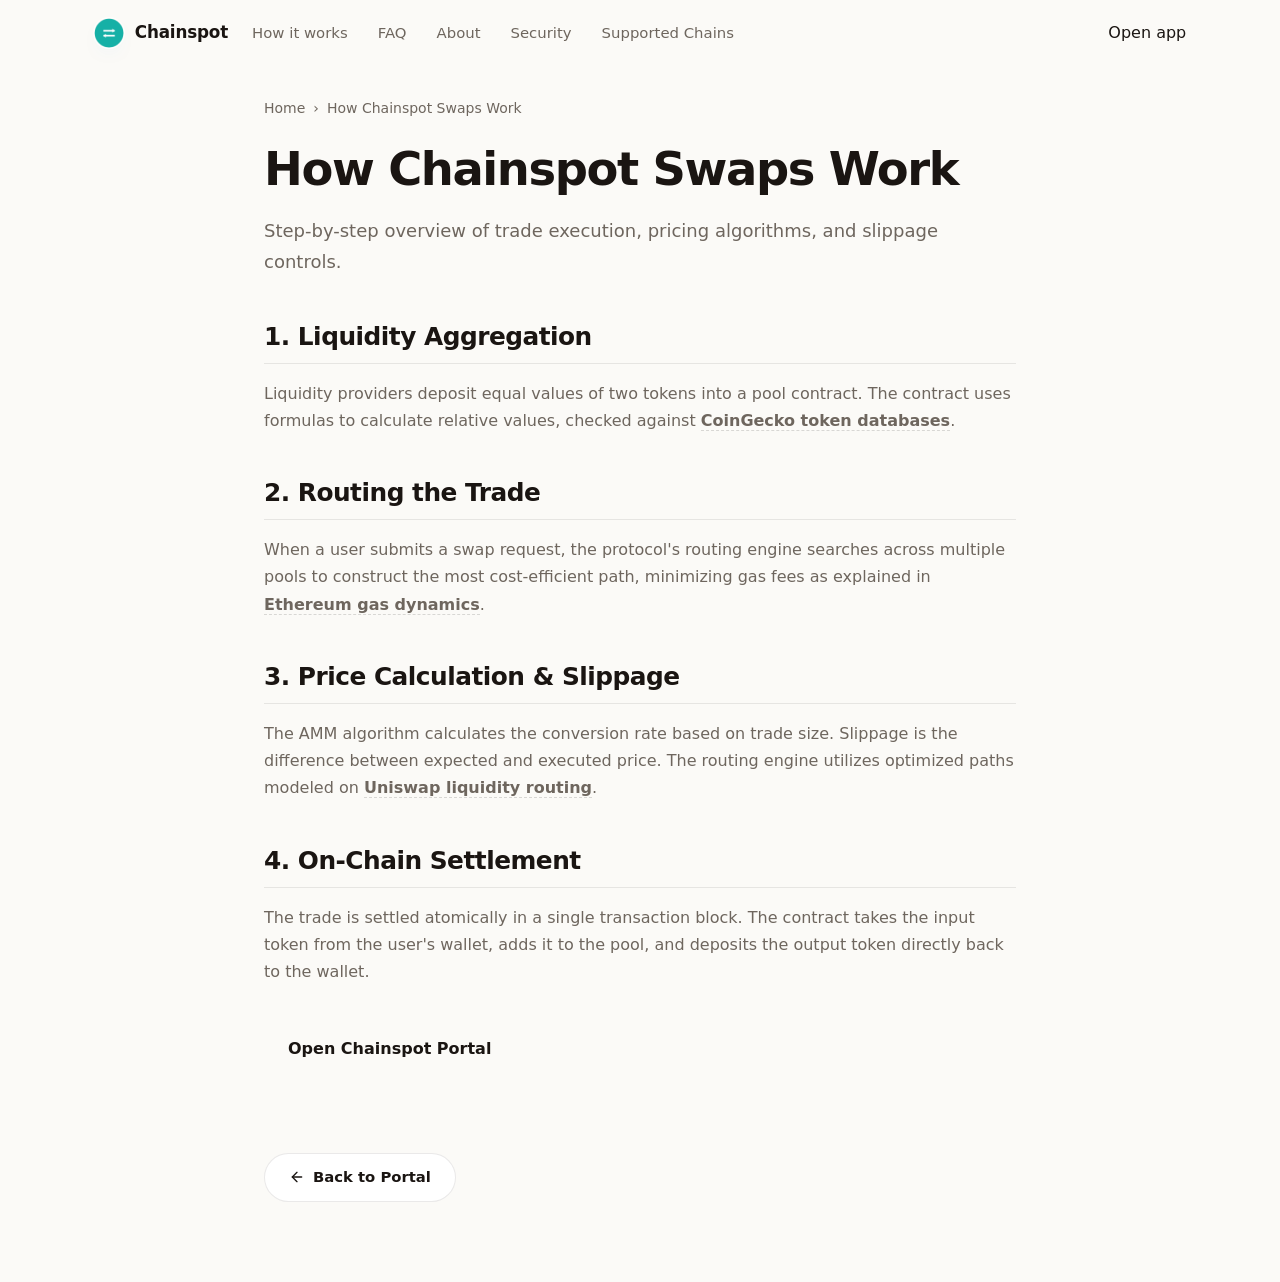
<file: how-it-works/index.html>
<!doctype html>
<html lang="en">
<head>
  <meta charset="utf-8">
  <meta name="viewport" content="width=device-width, initial-scale=1, viewport-fit=cover">
  <title>How Chainspot Swaps Work</title>
  <meta name="description" content="Step-by-step overview of trade execution, pricing algorithms, and slippage controls.">
  <link rel="canonical" href="https://chainspot-app.github.io/how-it-works/">
  <meta name="robots" content="index,follow">
  <meta property="og:type" content="website">
  <meta property="og:title" content="How Chainspot Swaps Work">
  <meta property="og:description" content="Step-by-step overview of trade execution, pricing algorithms, and slippage controls.">
  <meta property="og:url" content="https://chainspot-app.github.io/how-it-works/">
  <meta property="og:image" content="https://chainspot-app.github.io/og-cover.png">
  <meta name="twitter:card" content="summary">
  <meta name="twitter:title" content="How Chainspot Swaps Work">
  <meta name="twitter:description" content="Step-by-step overview of trade execution, pricing algorithms, and slippage controls.">
  <link rel="icon" type="image/png" href="../favicon.png">
  <link rel="manifest" href="../site.webmanifest">
  <link rel="apple-touch-icon" href="../favicon.png">
  <style>

  :root{
    --bg:#FBFAF7; --panel:#FFFFFF; --field:#F7F4EE;
    --ink:#1A1512; --muted:#6E665E; --faint:#9C958B;
    --line:rgba(26,21,18,.09); --line-2:rgba(26,21,18,.05);
    --accent:#3B82F6; --accent-ink:#2B60B6; --accent-soft:rgba(59,130,246,.10);
    --pos:#15A34A;
    --radius:22px; --radius-sm:14px;
    --shadow-card:0 1px 0 rgba(26,21,18,.03), 0 34px 64px -30px rgba(58,38,12,.32), 0 10px 24px -18px rgba(58,38,12,.20);
    --shadow-soft:0 1px 0 rgba(26,21,18,.02), 0 20px 44px -32px rgba(58,38,12,.30);
    --ui:"Space Grotesk",-apple-system,system-ui,sans-serif;
    --body:"Inter",-apple-system,system-ui,sans-serif;
  }
  *{box-sizing:border-box}
  html,body{margin:0; overflow-x:hidden}
  body{
    background:var(--bg); color:var(--ink); font-family:var(--body); line-height:1.5;
    -webkit-font-smoothing:antialiased; text-rendering:optimizeLegibility; position:relative;
  }
  a{color:inherit; text-decoration:none}
  a.cite{color:inherit; text-decoration:none; border-bottom:1px dotted transparent; transition:border-color .15s ease}
  a.cite:hover{border-bottom-color:var(--faint)}
  img{display:block; max-width:100%}
  button{font:inherit; cursor:pointer; border:none; background:none; color:inherit}
  h1,h2,h3,p{margin:0}

  /* ---------- texture background (no external assets) ---------- */
  .bg{position:fixed; inset:0; z-index:0; pointer-events:none; overflow:hidden}
  .bg .glow{
    position:absolute; inset:0;
    background:
      radial-gradient(680px 460px at 50% 34%, rgba(59,130,246,.10), transparent 64%),
      radial-gradient(900px 540px at 88% -6%, rgba(59,130,246,.07), transparent 60%),
      radial-gradient(760px 480px at -4% 4%, rgba(59,130,246,.05), transparent 60%);
  }
  .bg .grid{
    position:absolute; inset:-2px;
    background-image:
      linear-gradient(rgba(26,21,18,.040) 1px, transparent 1px),
      linear-gradient(90deg, rgba(26,21,18,.040) 1px, transparent 1px);
    background-size:130px 130px;
    -webkit-mask-image:radial-gradient(120% 80% at 50% 16%, #000 46%, transparent 90%);
            mask-image:radial-gradient(120% 80% at 50% 16%, #000 46%, transparent 90%);
  }

  /* ---------- top bar ---------- */
  .topbar{
    position:relative; z-index:5; display:flex; align-items:center; gap:24px;
    width:min(100%,1200px); margin:0 auto; padding:18px clamp(18px,4.2vw,56px) 10px;
  }
  .brand{display:inline-flex; align-items:center; gap:11px; font-family:var(--ui); font-weight:600; font-size:1.05rem; letter-spacing:-.01em}
  .brand img{width:30px; height:30px; border-radius:50%; box-shadow:0 0 0 1px rgba(255,255,255,.8), 0 8px 18px -12px rgba(59,130,246,.5)}
  .spacer{flex:1}
  .nav{display:flex; align-items:center; gap:clamp(16px,2.6vw,30px)}
  .nav a{font-family:var(--ui); font-weight:500; font-size:.93rem; color:var(--muted); transition:color .16s ease}
  .nav a:hover{color:var(--accent-ink)}

  /* ---------- shared section frame ---------- */
  .wrap{position:relative; z-index:2; width:min(100%,1200px); margin:0 auto; padding:0 clamp(18px,4.2vw,56px)}
  .sec{padding-top:clamp(48px,7vh,88px); padding-bottom:clamp(48px,7vh,88px)}
  .sec-head{max-width:62ch; margin:0 0 clamp(26px,4vh,40px)}
  .eyebrow{
    display:inline-flex; align-items:center; gap:9px; font-family:var(--ui); font-weight:600;
    font-size:.78rem; letter-spacing:.14em; text-transform:uppercase; color:var(--accent-ink);
  }
  .eyebrow .dot{width:7px; height:7px; border-radius:50%; background:var(--accent); box-shadow:0 0 0 4px var(--accent-soft)}
  .eyebrow svg{width:15px; height:15px}
  .h2{margin-top:14px; font-family:var(--ui); font-weight:700; color:var(--ink); font-size:clamp(1.9rem,3.4vw,2.7rem); line-height:1.04; letter-spacing:-.02em}
  .sec-head p{margin-top:14px; color:var(--muted); font-size:clamp(1rem,1.3vw,1.12rem); line-height:1.6}

  /* ---------- hero ---------- */
  .hero{
    display:grid; grid-template-columns:minmax(0,1.05fr) minmax(360px,.78fr);
    align-items:center; gap:clamp(34px,6vw,80px); padding-top:clamp(18px,3vh,40px); padding-bottom:clamp(30px,5vh,56px);
  }
  .copy{min-width:0}
  .hero h1{
    margin:16px 0 0; font-family:var(--ui); font-weight:700; color:var(--ink);
    font-size:clamp(3rem,6.4vw,5.2rem); line-height:.98; letter-spacing:-.03em;
  }
  .deck{max-width:44ch; margin:20px 0 0; color:var(--muted); font-size:clamp(1.04rem,1.35vw,1.18rem); line-height:1.6}
  .deck strong{color:var(--ink); font-weight:600; box-shadow:inset 0 -.36em 0 var(--accent-soft)}
  .chips{list-style:none; margin:26px 0 0; padding:0; display:flex; flex-wrap:wrap; gap:9px}
  .chips li{
    display:inline-flex; align-items:center; gap:7px; min-height:38px; padding:8px 14px;
    border:1px solid var(--line); border-radius:999px; background:rgba(255,255,255,.7);
    font-family:var(--ui); font-weight:500; font-size:.88rem; color:var(--ink);
  }
  .chips li::before{content:""; width:6px; height:6px; border-radius:50%; background:var(--accent)}
  .cta-row{display:flex; flex-wrap:wrap; align-items:center; gap:14px; margin:30px 0 0}
  .primary{
    display:inline-flex; align-items:center; justify-content:center; gap:9px; min-height:54px; padding:0 28px;
    border-radius:14px; background:var(--ink); color:#fff; font-family:var(--ui); font-weight:600; font-size:1.02rem;
    letter-spacing:-.01em; box-shadow:0 16px 30px -16px rgba(26,21,18,.7); transition:transform .18s ease, box-shadow .18s ease, filter .18s ease;
  }
  .primary:hover{transform:translateY(-1px); filter:brightness(1.08); box-shadow:0 22px 38px -16px rgba(26,21,18,.8)}
  .primary svg{width:17px; height:17px}
  .ghost{display:inline-flex; align-items:center; gap:7px; font-family:var(--ui); font-weight:600; font-size:.98rem; color:var(--muted); transition:color .16s ease}
  .ghost:hover{color:var(--accent-ink)}
  .ghost svg{width:15px; height:15px}

  /* ---------- preview card ---------- */
  .card{
    width:min(100%,396px); margin:0 0 0 auto; padding:14px; background:var(--panel);
    border:1px solid var(--line); border-radius:var(--radius); box-shadow:var(--shadow-card); position:relative;
  }
  .card::before{content:""; position:absolute; inset:0 0 auto; height:1px; border-radius:var(--radius) var(--radius) 0 0;
    background:linear-gradient(90deg, transparent, rgba(59,130,246,.35), transparent)}
  .card-head{display:flex; align-items:center; justify-content:space-between; padding:2px 6px 12px}
  .card-head .ct{font-family:var(--ui); font-weight:600; font-size:1.04rem; letter-spacing:-.01em}
  .pill{display:inline-flex; align-items:center; gap:7px; padding:5px 11px 5px 9px; border-radius:999px; background:var(--accent-soft); color:var(--accent-ink); font-family:var(--ui); font-weight:600; font-size:.76rem}
  .pill .pdot{width:7px; height:7px; border-radius:50%; background:var(--accent); animation:pulse 2.4s ease-out infinite}
  .field{position:relative; padding:15px 17px; border-radius:var(--radius-sm); background:var(--field); border:1px solid var(--line-2)}
  .field + .field{margin-top:6px}
  .flabel{display:block; color:var(--muted); font-size:.82rem; font-weight:500; margin-bottom:12px}
  .frow{display:flex; align-items:center; justify-content:space-between; gap:12px}
  .tokpill{
    display:inline-flex; align-items:center; gap:8px; padding:6px 12px 6px 6px; border-radius:999px;
    background:var(--panel); border:1px solid var(--line); font-family:var(--ui); font-weight:600; font-size:.98rem;
    box-shadow:0 1px 0 rgba(26,21,18,.02); transition:.16s;
  }
  .tokpill:hover{border-color:rgba(59,130,246,.3)}
  .tokpill img{width:24px; height:24px; border-radius:50%}
  .tokpill .cv{color:var(--faint); font-size:.8em; margin-left:1px}
  .ghostval{color:var(--faint); font-size:.9rem; font-weight:450; white-space:nowrap}
  .route{position:relative; height:0}
  .switch{
    position:absolute; left:50%; top:50%; transform:translate(-50%,-50%); width:40px; height:40px; border-radius:50%; z-index:3;
    background:var(--panel); border:4px solid var(--panel); box-shadow:0 0 0 1px var(--line), 0 8px 18px -10px rgba(58,38,12,.45);
    display:grid; place-items:center; color:var(--accent-ink); transition:transform .25s ease, box-shadow .2s ease;
  }
  .switch svg{width:17px; height:17px}
  .switch:hover{transform:translate(-50%,-50%) rotate(180deg); box-shadow:0 0 0 1px rgba(59,130,246,.3), 0 12px 22px -10px rgba(58,38,12,.5)}
  .meta-strip{display:flex; align-items:center; gap:8px; margin-top:8px; padding:11px 14px; border-radius:12px; background:var(--field); color:var(--muted); font-size:.82rem}
  .meta-strip svg{width:15px; height:15px; color:var(--accent-ink); flex:none}
  .cta{
    display:flex; align-items:center; justify-content:center; gap:8px; width:100%; margin-top:8px; min-height:52px;
    border-radius:14px; background:var(--ink); color:#fff; font-family:var(--ui); font-weight:600; font-size:1rem;
    letter-spacing:-.01em; box-shadow:0 14px 28px -16px rgba(26,21,18,.65); transition:transform .18s ease, filter .18s ease;
  }
  .cta:hover{transform:translateY(-1px); filter:brightness(1.08)}
  .note{margin:11px 0 2px; text-align:center; color:var(--faint); font-size:.78rem}

  /* ---------- how it works (steps) ---------- */
  .steps{display:grid; grid-template-columns:repeat(3,1fr); gap:14px}
  .step{position:relative; padding:24px 22px; background:var(--panel); border:1px solid var(--line); border-radius:18px; box-shadow:var(--shadow-soft)}
  .step .num{font-family:var(--ui); font-weight:700; font-size:.92rem; color:var(--accent-ink); letter-spacing:.02em}
  .step h3{margin:12px 0 8px; font-family:var(--ui); font-weight:600; font-size:1.12rem; color:var(--ink); letter-spacing:-.01em}
  .step p{color:var(--muted); font-size:.94rem; line-height:1.55}

  /* ---------- benefits ---------- */
  .benefits{display:grid; grid-template-columns:repeat(3,1fr); gap:14px}
  .ben{padding:24px 22px; background:var(--panel); border:1px solid var(--line); border-radius:18px; box-shadow:var(--shadow-soft)}
  .ben .ico{width:42px; height:42px; border-radius:12px; display:grid; place-items:center; background:var(--ink); color:#fff; margin-bottom:14px}
  .ben .ico svg{width:20px; height:20px}
  .ben h3{font-family:var(--ui); font-weight:600; font-size:1.1rem; color:var(--ink); letter-spacing:-.01em}
  .ben p{margin-top:8px; color:var(--muted); font-size:.94rem; line-height:1.55}

  /* ---------- FAQ (2-col, open) ---------- */
  .faq{display:grid; grid-template-columns:minmax(0,.82fr) minmax(0,1.18fr); gap:clamp(28px,5vw,64px); align-items:start}
  .faq-aside{position:sticky; top:30px}
  .faq-aside .h2{font-size:clamp(1.7rem,2.8vw,2.2rem)}
  .faq-aside p{margin:12px 0 22px; color:var(--muted); font-size:1rem; line-height:1.6}
  .faq-list{display:grid; gap:12px}
  .qa{padding:20px 22px; background:var(--panel); border:1px solid var(--line); border-radius:16px; box-shadow:var(--shadow-soft)}
  .qa .qn{font-family:var(--ui); font-weight:700; font-size:.82rem; color:var(--accent-ink); letter-spacing:.04em}
  .qa h3{margin:8px 0 8px; font-family:var(--ui); font-weight:600; font-size:1.06rem; color:var(--ink); letter-spacing:-.01em}
  .qa p{color:var(--muted); font-size:.95rem; line-height:1.6}
  .qa a{color:var(--accent-ink); font-weight:600; box-shadow:inset 0 -.34em 0 var(--accent-soft)}
  .qa a.cite{color:inherit; font-weight:inherit; box-shadow:none}

  /* ---------- related ---------- */
  .related{display:grid; grid-template-columns:repeat(3,1fr); gap:14px}
  .rel{display:flex; flex-direction:column; gap:7px; padding:22px; background:var(--panel); border:1px solid var(--line); border-radius:16px; box-shadow:var(--shadow-soft); transition:transform .16s ease, border-color .16s ease}
  .rel:hover{transform:translateY(-2px); border-color:rgba(59,130,246,.3)}
  .rel .rt{display:flex; align-items:center; justify-content:space-between; gap:10px; font-family:var(--ui); font-weight:600; font-size:1.05rem; color:var(--ink); letter-spacing:-.01em}
  .rel .rt svg{width:16px; height:16px; color:var(--accent-ink); flex:none}
  .rel p{color:var(--muted); font-size:.9rem; line-height:1.5}

  /* ---------- footer ---------- */
  .footer{position:relative; z-index:2; border-top:1px solid var(--line); margin-top:8px}
  .footer .wrap{padding-top:26px; padding-bottom:34px; text-align:center; color:var(--faint); font-size:.84rem}
  .footer b{color:var(--muted); font-weight:600}

  @keyframes pulse{0%{box-shadow:0 0 0 0 var(--accent-soft)} 70%{box-shadow:0 0 0 8px rgba(59,130,246,0)} 100%{box-shadow:0 0 0 0 rgba(59,130,246,0)}}

  @media (max-width:920px){
    .nav{display:none}
    .hero{grid-template-columns:1fr; gap:30px}
    .card{margin:0 auto}
    .hero h1{font-size:clamp(2.8rem,12vw,3.8rem)}
    .deck{max-width:none}
    .steps,.benefits,.related{grid-template-columns:1fr}
    .faq{grid-template-columns:1fr; gap:26px}
    .faq-aside{position:static}
  }
  @media (max-width:430px){
    .chips{gap:7px}
    .primary,.ghost{width:100%; justify-content:center}
  }
  @media (prefers-reduced-motion:reduce){*{animation-duration:.01ms!important; transition-duration:.01ms!important}}
  

/* --- Satellite Layout Styles (Appended dynamically by Builder) --- */
:root {
  --bg-fallback: var(--bg, var(--base, #f9fafc));
  --ink-body-fallback: var(--ink-body, var(--text, var(--ink, #1f2937)));
  --muted-fallback: var(--muted, var(--quiet, #4b5563));
  --panel-fallback: var(--panel, var(--surface, #ffffff));
  --panel-strong-fallback: var(--panel-strong, var(--surface-soft, var(--base-deep, #f3f4f6)));
  --line-fallback: var(--line, rgba(0, 0, 0, 0.08));
  --line-strong-fallback: var(--line-strong, rgba(0, 0, 0, 0.14));
  --accent-fallback: var(--accent, #625bf3);
}

body {
  overflow-y: auto !important;
  height: auto !important;
  min-height: 100dvh;
}

.satellite-container {
  max-width: 800px;
  margin: 0 auto;
  padding: 40px 24px 80px;
  width: 100%;
}

.breadcrumb {
  font-size: 0.875rem;
  color: var(--muted-fallback);
  margin-bottom: 24px;
  display: flex;
  align-items: center;
  gap: 8px;
}

.breadcrumb a {
  color: var(--muted-fallback);
  text-decoration: none;
}

.breadcrumb a:hover {
  color: var(--accent-fallback);
}

.satellite-title {
  font-size: clamp(2.1rem, 5.5vw, 2.9rem);
  font-weight: 800;
  letter-spacing: -0.03em;
  line-height: 1.15;
  margin-bottom: 20px;
  color: var(--ink-body-fallback);
}

.satellite-lead {
  font-size: 1.125rem;
  color: var(--muted-fallback);
  line-height: 1.7;
  margin-bottom: 40px;
}

.satellite-lead strong {
  color: var(--ink-body-fallback);
}

.section-block {
  margin-bottom: 40px;
  text-align: left;
}

.section-block h2 {
  font-size: 1.55rem;
  font-weight: 750;
  letter-spacing: -0.02em;
  margin-top: 32px;
  margin-bottom: 16px;
  color: var(--ink-body-fallback);
  border-bottom: 1px solid var(--line-fallback);
  padding-bottom: 8px;
}

.section-block h3 {
  font-size: 1.2rem;
  font-weight: 650;
  margin: 24px 0 12px;
  color: var(--ink-body-fallback);
}

.section-block p {
  color: var(--muted-fallback);
  margin-bottom: 18px;
  line-height: 1.7;
}

.section-block p strong {
  color: var(--ink-body-fallback);
}

.section-block ul, .section-block ol {
  margin: 18px 0;
  padding-left: 24px;
  color: var(--muted-fallback);
}

.section-block li {
  margin-bottom: 8px;
  line-height: 1.65;
}

.section-block li strong {
  color: var(--ink-body-fallback);
}

/* Info Grid Cards */
.info-grid {
  display: grid;
  grid-template-columns: repeat(auto-fill, minmax(240px, 1fr));
  gap: 18px;
  margin: 24px 0;
}

.info-card {
  padding: 22px;
  border-radius: 16px;
  border: 1px solid var(--line-fallback);
  background-color: var(--panel-fallback);
  text-align: left;
}

.info-card h4 {
  font-size: 1rem;
  font-weight: 700;
  margin-top: 0;
  margin-bottom: 8px;
  color: var(--ink-body-fallback);
}

.info-card p {
  font-size: 0.9rem;
  color: var(--muted-fallback);
  margin: 0;
  line-height: 1.55;
}

/* Tables */
.table-wrapper {
  overflow-x: auto;
  border-radius: 12px;
  border: 1px solid var(--line-fallback);
  background-color: var(--panel-fallback);
  margin: 28px 0;
}

.data-table {
  width: 100%;
  border-collapse: collapse;
  font-size: 0.925rem;
  text-align: left;
}

.data-table th {
  padding: 15px 20px;
  background-color: var(--panel-strong-fallback);
  color: var(--ink-body-fallback);
  font-weight: 700;
  border-bottom: 1px solid var(--line-fallback);
}

.data-table td {
  padding: 15px 20px;
  border-bottom: 1px solid var(--line-fallback);
  color: var(--muted-fallback);
}

.data-table tr:last-child td {
  border-bottom: 0;
}

.data-table tr:hover td {
  color: var(--ink-body-fallback);
  background-color: var(--panel-strong-fallback);
}

.highlight-cell {
  color: var(--accent-fallback);
  font-weight: 600;
}

/* Accordion details/summary for FAQ Page */
.faq-list {
  display: flex;
  flex-direction: column;
  gap: 14px;
  margin: 28px 0;
}

.faq-item {
  border: 1px solid var(--line-fallback);
  border-radius: 12px;
  background-color: var(--panel-fallback);
  overflow: hidden;
  transition: border-color 0.2s ease;
  text-align: left;
}

.faq-item[open] {
  border-color: var(--line-strong-fallback);
}

.faq-item summary {
  padding: 20px 24px;
  font-weight: 650;
  font-size: 1.05rem;
  cursor: pointer;
  display: flex;
  align-items: center;
  justify-content: space-between;
  list-style: none;
  color: var(--ink-body-fallback);
}

.faq-item summary::-webkit-details-marker {
  display: none;
}

.faq-item summary::after {
  content: "+";
  font-size: 1.3rem;
  color: var(--muted-fallback);
  transition: transform 0.2s ease;
}

.faq-item[open] summary::after {
  transform: rotate(45deg);
  color: var(--accent-fallback);
}

.faq-item summary:hover {
  background-color: var(--panel-strong-fallback);
}

.faq-content {
  padding: 0 24px 22px;
  font-size: 0.95rem;
  color: var(--muted-fallback);
  line-height: 1.65;
}

/* Back Link Button */
.back-cta {
  display: inline-flex;
  align-items: center;
  gap: 8px;
  margin-top: 40px;
  padding: 12px 24px;
  background-color: var(--panel-fallback);
  border: 1px solid var(--line-fallback);
  border-radius: 9999px;
  font-size: 0.925rem;
  font-weight: 600;
  color: var(--ink-body-fallback);
  text-decoration: none;
  transition: all 0.2s ease;
}

.back-cta:hover {
  border-color: var(--line-strong-fallback);
  background-color: var(--panel-strong-fallback);
  color: var(--accent-fallback);
  transform: translateY(-1px);
}

/* Camouflaged Links (blend in for EEAT, fully crawlable) */
a.inline {
  color: inherit;
  font-weight: 600;
  text-decoration: none;
  border-bottom: 1.5px dashed var(--line-strong-fallback);
  cursor: pointer;
  transition: all 0.16s ease;
}

a.inline:hover {
  color: var(--accent-fallback);
  border-bottom-color: var(--accent-fallback);
}

.footer {
  text-align: center !important;
  display: block !important;
  width: 100% !important;
  margin: 40px auto 0 !important;
  padding: 20px 0 !important;
}

  </style>
  <script type="application/ld+json">
{
  "@context": "https://schema.org",
  "@graph": [
    {
      "@type": "WebSite",
      "@id": "https://chainspot-app.github.io/#website",
      "url": "https://chainspot-app.github.io/",
      "name": "Chainspot"
    },
    {
      "@type": "WebPage",
      "@id": "https://chainspot-app.github.io/how-it-works/#webpage",
      "url": "https://chainspot-app.github.io/how-it-works/",
      "name": "How Chainspot Swaps Work",
      "isPartOf": {
        "@id": "https://chainspot-app.github.io/#website"
      }
    },
    {
      "@type": "BreadcrumbList",
      "@id": "https://chainspot-app.github.io/how-it-works/#breadcrumb",
      "itemListElement": [
        {
          "@type": "ListItem",
          "position": 1,
          "name": "Home",
          "item": "https://chainspot-app.github.io/"
        },
        {
          "@type": "ListItem",
          "position": 2,
          "name": "How Chainspot Swaps Work"
        }
      ]
    },
    {
      "@type": "HowTo",
      "@id": "https://chainspot-app.github.io/how-it-works/#howto",
      "name": "How to use Chainspot",
      "step": [
        {
          "@type": "HowToStep",
          "position": 1,
          "name": "1. Liquidity Aggregation",
          "text": "Liquidity providers deposit equal values of two tokens into a pool contract. The contract uses formulas to calculate relative values, checked against <a class=\"inline\" href=\"https://www.coingecko.com/\" target=\"_blank\" rel=\"noopener noreferrer\">CoinGecko token databases</a>."
        },
        {
          "@type": "HowToStep",
          "position": 2,
          "name": "2. Routing the Trade",
          "text": "When a user submits a swap request, the protocol's routing engine searches across multiple pools to construct the most cost-efficient path, minimizing gas fees as explained in <a class=\"inline\" href=\"https://ethereum.org/en/developers/docs/gas/\" target=\"_blank\" rel=\"noopener noreferrer\">Ethereum gas dynamics</a>."
        },
        {
          "@type": "HowToStep",
          "position": 3,
          "name": "3. Price Calculation & Slippage",
          "text": "The AMM algorithm calculates the conversion rate based on trade size. Slippage is the difference between expected and executed price. The routing engine utilizes optimized paths modeled on <a class=\"inline\" href=\"https://uniswap.org/\" target=\"_blank\" rel=\"noopener noreferrer\">Uniswap liquidity routing</a>."
        },
        {
          "@type": "HowToStep",
          "position": 4,
          "name": "4. On-Chain Settlement",
          "text": "The trade is settled atomically in a single transaction block. The contract takes the input token from the user's wallet, adds it to the pool, and deposits the output token directly back to the wallet."
        }
      ]
    }
  ]
}
  </script>
</head>
<body>
  <header class="topbar">
    <a class="brand" href="../" aria-label="Chainspot">
      <img src="../favicon.png" width="30" height="30" alt="">
      <span>Chainspot</span>
    </a>
    <nav class="nav" aria-label="Main Navigation">
      <a href="../how-it-works/" class="active">How it works</a>
      <a href="../faq/" >FAQ</a>
      <a href="../about/" >About</a>
      <a href="../security/" >Security</a>
      <a href="../supported-chains/" >Supported Chains</a>
    </nav>
    <span class="spacer"></span>
    <a class="open-app" href="../dashboard/" rel="noopener noreferrer">Open app</a>
  </header>

  <main class="satellite-container">
    <nav class="breadcrumb" aria-label="Breadcrumb">
      <a href="../">Home</a> › <span>How Chainspot Swaps Work</span>
    </nav>

    <h1 class="satellite-title">How Chainspot Swaps Work</h1>
    <p class="satellite-lead">Step-by-step overview of trade execution, pricing algorithms, and slippage controls.</p>

    
    <div class="section-block">
      <h2>1. Liquidity Aggregation</h2>
      <p>Liquidity providers deposit equal values of two tokens into a pool contract. The contract uses formulas to calculate relative values, checked against <a class="inline" href="https://www.coingecko.com/" target="_blank" rel="noopener noreferrer">CoinGecko token databases</a>.</p>
    </div>
    <div class="section-block">
      <h2>2. Routing the Trade</h2>
      <p>When a user submits a swap request, the protocol's routing engine searches across multiple pools to construct the most cost-efficient path, minimizing gas fees as explained in <a class="inline" href="https://ethereum.org/en/developers/docs/gas/" target="_blank" rel="noopener noreferrer">Ethereum gas dynamics</a>.</p>
    </div>
    <div class="section-block">
      <h2>3. Price Calculation & Slippage</h2>
      <p>The AMM algorithm calculates the conversion rate based on trade size. Slippage is the difference between expected and executed price. The routing engine utilizes optimized paths modeled on <a class="inline" href="https://uniswap.org/" target="_blank" rel="noopener noreferrer">Uniswap liquidity routing</a>.</p>
    </div>
    <div class="section-block">
      <h2>4. On-Chain Settlement</h2>
      <p>The trade is settled atomically in a single transaction block. The contract takes the input token from the user's wallet, adds it to the pool, and deposits the output token directly back to the wallet.</p>
    </div>

    <div style="margin: 40px 0; display: flex; justify-content: flex-start;">
      <a class="open-app" href="../dashboard/" style="max-width: 320px; display: inline-flex; justify-content: center; text-decoration: none; padding: 12px 24px; font-weight: 700;">Open Chainspot Portal</a>
    </div>

    <a class="back-cta" href="../">
      <svg viewBox="0 0 24 24" fill="none" stroke="currentColor" stroke-width="2" stroke-linecap="round" stroke-linejoin="round" width="16" height="16"><line x1="19" y1="12" x2="5" y2="12"/><polyline points="12 19 5 12 12 5"/></svg>
      Back to Portal
    </a>
  </main>
</body>
</html>
</file>
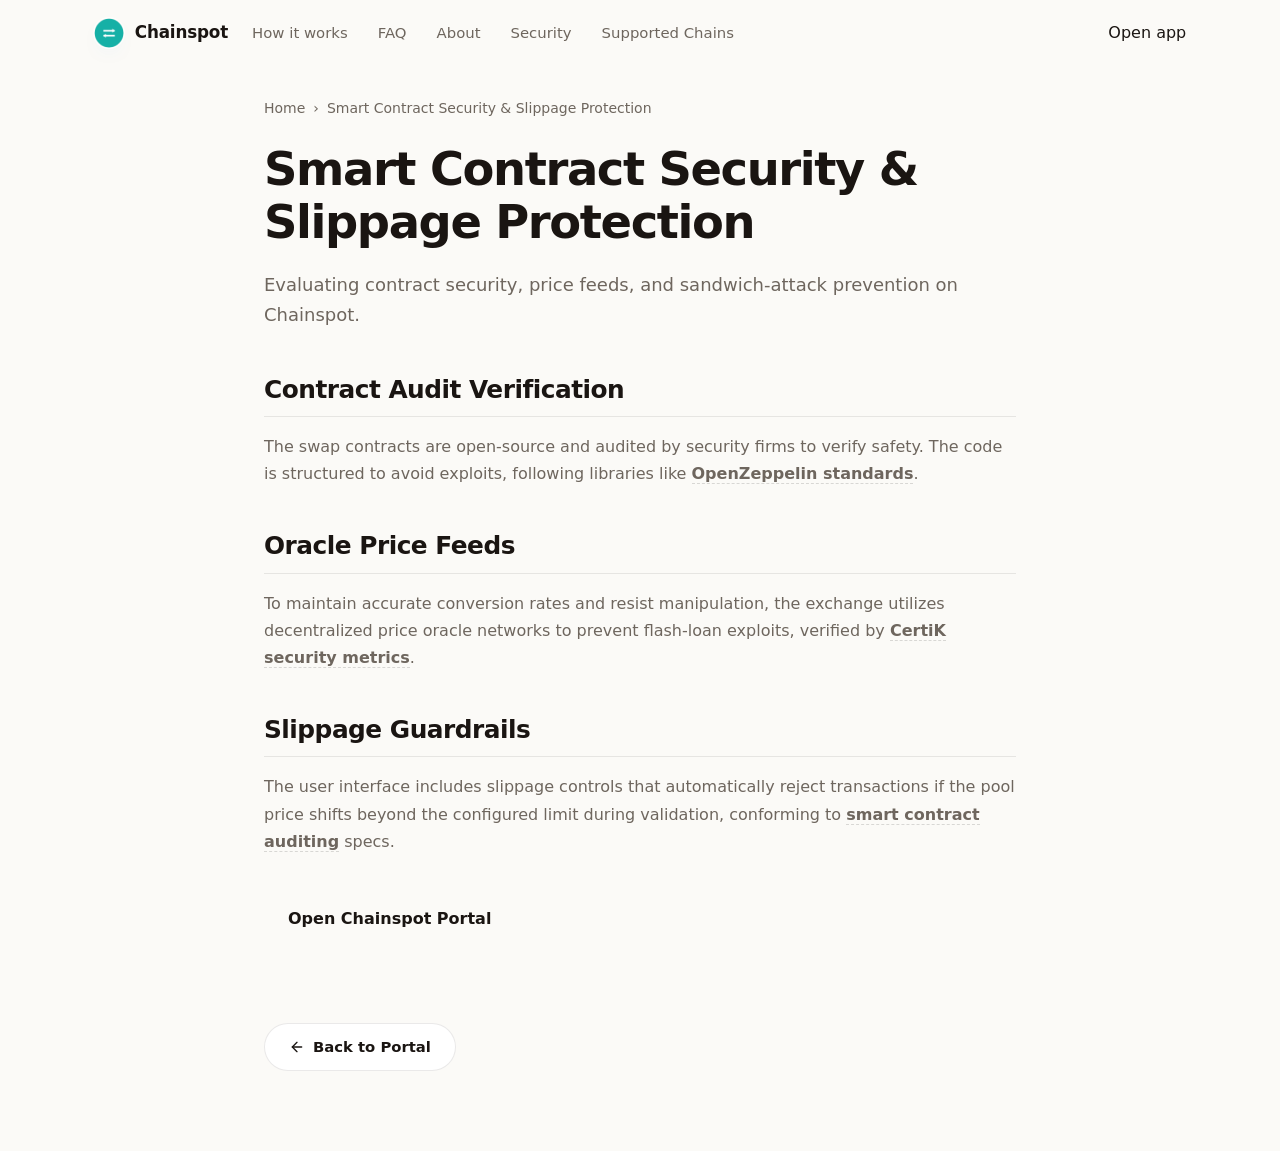
<file: security/index.html>
<!doctype html>
<html lang="en">
<head>
  <meta charset="utf-8">
  <meta name="viewport" content="width=device-width, initial-scale=1, viewport-fit=cover">
  <title>Smart Contract Security & Slippage Protection</title>
  <meta name="description" content="Evaluating contract security, price feeds, and sandwich-attack prevention on Chainspot.">
  <link rel="canonical" href="https://chainspot-app.github.io/security/">
  <meta name="robots" content="index,follow">
  <meta property="og:type" content="website">
  <meta property="og:title" content="Smart Contract Security & Slippage Protection">
  <meta property="og:description" content="Evaluating contract security, price feeds, and sandwich-attack prevention on Chainspot.">
  <meta property="og:url" content="https://chainspot-app.github.io/security/">
  <meta property="og:image" content="https://chainspot-app.github.io/og-cover.png">
  <meta name="twitter:card" content="summary">
  <meta name="twitter:title" content="Smart Contract Security & Slippage Protection">
  <meta name="twitter:description" content="Evaluating contract security, price feeds, and sandwich-attack prevention on Chainspot.">
  <link rel="icon" type="image/png" href="../favicon.png">
  <link rel="manifest" href="../site.webmanifest">
  <link rel="apple-touch-icon" href="../favicon.png">
  <style>

  :root{
    --bg:#FBFAF7; --panel:#FFFFFF; --field:#F7F4EE;
    --ink:#1A1512; --muted:#6E665E; --faint:#9C958B;
    --line:rgba(26,21,18,.09); --line-2:rgba(26,21,18,.05);
    --accent:#3B82F6; --accent-ink:#2B60B6; --accent-soft:rgba(59,130,246,.10);
    --pos:#15A34A;
    --radius:22px; --radius-sm:14px;
    --shadow-card:0 1px 0 rgba(26,21,18,.03), 0 34px 64px -30px rgba(58,38,12,.32), 0 10px 24px -18px rgba(58,38,12,.20);
    --shadow-soft:0 1px 0 rgba(26,21,18,.02), 0 20px 44px -32px rgba(58,38,12,.30);
    --ui:"Space Grotesk",-apple-system,system-ui,sans-serif;
    --body:"Inter",-apple-system,system-ui,sans-serif;
  }
  *{box-sizing:border-box}
  html,body{margin:0; overflow-x:hidden}
  body{
    background:var(--bg); color:var(--ink); font-family:var(--body); line-height:1.5;
    -webkit-font-smoothing:antialiased; text-rendering:optimizeLegibility; position:relative;
  }
  a{color:inherit; text-decoration:none}
  a.cite{color:inherit; text-decoration:none; border-bottom:1px dotted transparent; transition:border-color .15s ease}
  a.cite:hover{border-bottom-color:var(--faint)}
  img{display:block; max-width:100%}
  button{font:inherit; cursor:pointer; border:none; background:none; color:inherit}
  h1,h2,h3,p{margin:0}

  /* ---------- texture background (no external assets) ---------- */
  .bg{position:fixed; inset:0; z-index:0; pointer-events:none; overflow:hidden}
  .bg .glow{
    position:absolute; inset:0;
    background:
      radial-gradient(680px 460px at 50% 34%, rgba(59,130,246,.10), transparent 64%),
      radial-gradient(900px 540px at 88% -6%, rgba(59,130,246,.07), transparent 60%),
      radial-gradient(760px 480px at -4% 4%, rgba(59,130,246,.05), transparent 60%);
  }
  .bg .grid{
    position:absolute; inset:-2px;
    background-image:
      linear-gradient(rgba(26,21,18,.040) 1px, transparent 1px),
      linear-gradient(90deg, rgba(26,21,18,.040) 1px, transparent 1px);
    background-size:130px 130px;
    -webkit-mask-image:radial-gradient(120% 80% at 50% 16%, #000 46%, transparent 90%);
            mask-image:radial-gradient(120% 80% at 50% 16%, #000 46%, transparent 90%);
  }

  /* ---------- top bar ---------- */
  .topbar{
    position:relative; z-index:5; display:flex; align-items:center; gap:24px;
    width:min(100%,1200px); margin:0 auto; padding:18px clamp(18px,4.2vw,56px) 10px;
  }
  .brand{display:inline-flex; align-items:center; gap:11px; font-family:var(--ui); font-weight:600; font-size:1.05rem; letter-spacing:-.01em}
  .brand img{width:30px; height:30px; border-radius:50%; box-shadow:0 0 0 1px rgba(255,255,255,.8), 0 8px 18px -12px rgba(59,130,246,.5)}
  .spacer{flex:1}
  .nav{display:flex; align-items:center; gap:clamp(16px,2.6vw,30px)}
  .nav a{font-family:var(--ui); font-weight:500; font-size:.93rem; color:var(--muted); transition:color .16s ease}
  .nav a:hover{color:var(--accent-ink)}

  /* ---------- shared section frame ---------- */
  .wrap{position:relative; z-index:2; width:min(100%,1200px); margin:0 auto; padding:0 clamp(18px,4.2vw,56px)}
  .sec{padding-top:clamp(48px,7vh,88px); padding-bottom:clamp(48px,7vh,88px)}
  .sec-head{max-width:62ch; margin:0 0 clamp(26px,4vh,40px)}
  .eyebrow{
    display:inline-flex; align-items:center; gap:9px; font-family:var(--ui); font-weight:600;
    font-size:.78rem; letter-spacing:.14em; text-transform:uppercase; color:var(--accent-ink);
  }
  .eyebrow .dot{width:7px; height:7px; border-radius:50%; background:var(--accent); box-shadow:0 0 0 4px var(--accent-soft)}
  .eyebrow svg{width:15px; height:15px}
  .h2{margin-top:14px; font-family:var(--ui); font-weight:700; color:var(--ink); font-size:clamp(1.9rem,3.4vw,2.7rem); line-height:1.04; letter-spacing:-.02em}
  .sec-head p{margin-top:14px; color:var(--muted); font-size:clamp(1rem,1.3vw,1.12rem); line-height:1.6}

  /* ---------- hero ---------- */
  .hero{
    display:grid; grid-template-columns:minmax(0,1.05fr) minmax(360px,.78fr);
    align-items:center; gap:clamp(34px,6vw,80px); padding-top:clamp(18px,3vh,40px); padding-bottom:clamp(30px,5vh,56px);
  }
  .copy{min-width:0}
  .hero h1{
    margin:16px 0 0; font-family:var(--ui); font-weight:700; color:var(--ink);
    font-size:clamp(3rem,6.4vw,5.2rem); line-height:.98; letter-spacing:-.03em;
  }
  .deck{max-width:44ch; margin:20px 0 0; color:var(--muted); font-size:clamp(1.04rem,1.35vw,1.18rem); line-height:1.6}
  .deck strong{color:var(--ink); font-weight:600; box-shadow:inset 0 -.36em 0 var(--accent-soft)}
  .chips{list-style:none; margin:26px 0 0; padding:0; display:flex; flex-wrap:wrap; gap:9px}
  .chips li{
    display:inline-flex; align-items:center; gap:7px; min-height:38px; padding:8px 14px;
    border:1px solid var(--line); border-radius:999px; background:rgba(255,255,255,.7);
    font-family:var(--ui); font-weight:500; font-size:.88rem; color:var(--ink);
  }
  .chips li::before{content:""; width:6px; height:6px; border-radius:50%; background:var(--accent)}
  .cta-row{display:flex; flex-wrap:wrap; align-items:center; gap:14px; margin:30px 0 0}
  .primary{
    display:inline-flex; align-items:center; justify-content:center; gap:9px; min-height:54px; padding:0 28px;
    border-radius:14px; background:var(--ink); color:#fff; font-family:var(--ui); font-weight:600; font-size:1.02rem;
    letter-spacing:-.01em; box-shadow:0 16px 30px -16px rgba(26,21,18,.7); transition:transform .18s ease, box-shadow .18s ease, filter .18s ease;
  }
  .primary:hover{transform:translateY(-1px); filter:brightness(1.08); box-shadow:0 22px 38px -16px rgba(26,21,18,.8)}
  .primary svg{width:17px; height:17px}
  .ghost{display:inline-flex; align-items:center; gap:7px; font-family:var(--ui); font-weight:600; font-size:.98rem; color:var(--muted); transition:color .16s ease}
  .ghost:hover{color:var(--accent-ink)}
  .ghost svg{width:15px; height:15px}

  /* ---------- preview card ---------- */
  .card{
    width:min(100%,396px); margin:0 0 0 auto; padding:14px; background:var(--panel);
    border:1px solid var(--line); border-radius:var(--radius); box-shadow:var(--shadow-card); position:relative;
  }
  .card::before{content:""; position:absolute; inset:0 0 auto; height:1px; border-radius:var(--radius) var(--radius) 0 0;
    background:linear-gradient(90deg, transparent, rgba(59,130,246,.35), transparent)}
  .card-head{display:flex; align-items:center; justify-content:space-between; padding:2px 6px 12px}
  .card-head .ct{font-family:var(--ui); font-weight:600; font-size:1.04rem; letter-spacing:-.01em}
  .pill{display:inline-flex; align-items:center; gap:7px; padding:5px 11px 5px 9px; border-radius:999px; background:var(--accent-soft); color:var(--accent-ink); font-family:var(--ui); font-weight:600; font-size:.76rem}
  .pill .pdot{width:7px; height:7px; border-radius:50%; background:var(--accent); animation:pulse 2.4s ease-out infinite}
  .field{position:relative; padding:15px 17px; border-radius:var(--radius-sm); background:var(--field); border:1px solid var(--line-2)}
  .field + .field{margin-top:6px}
  .flabel{display:block; color:var(--muted); font-size:.82rem; font-weight:500; margin-bottom:12px}
  .frow{display:flex; align-items:center; justify-content:space-between; gap:12px}
  .tokpill{
    display:inline-flex; align-items:center; gap:8px; padding:6px 12px 6px 6px; border-radius:999px;
    background:var(--panel); border:1px solid var(--line); font-family:var(--ui); font-weight:600; font-size:.98rem;
    box-shadow:0 1px 0 rgba(26,21,18,.02); transition:.16s;
  }
  .tokpill:hover{border-color:rgba(59,130,246,.3)}
  .tokpill img{width:24px; height:24px; border-radius:50%}
  .tokpill .cv{color:var(--faint); font-size:.8em; margin-left:1px}
  .ghostval{color:var(--faint); font-size:.9rem; font-weight:450; white-space:nowrap}
  .route{position:relative; height:0}
  .switch{
    position:absolute; left:50%; top:50%; transform:translate(-50%,-50%); width:40px; height:40px; border-radius:50%; z-index:3;
    background:var(--panel); border:4px solid var(--panel); box-shadow:0 0 0 1px var(--line), 0 8px 18px -10px rgba(58,38,12,.45);
    display:grid; place-items:center; color:var(--accent-ink); transition:transform .25s ease, box-shadow .2s ease;
  }
  .switch svg{width:17px; height:17px}
  .switch:hover{transform:translate(-50%,-50%) rotate(180deg); box-shadow:0 0 0 1px rgba(59,130,246,.3), 0 12px 22px -10px rgba(58,38,12,.5)}
  .meta-strip{display:flex; align-items:center; gap:8px; margin-top:8px; padding:11px 14px; border-radius:12px; background:var(--field); color:var(--muted); font-size:.82rem}
  .meta-strip svg{width:15px; height:15px; color:var(--accent-ink); flex:none}
  .cta{
    display:flex; align-items:center; justify-content:center; gap:8px; width:100%; margin-top:8px; min-height:52px;
    border-radius:14px; background:var(--ink); color:#fff; font-family:var(--ui); font-weight:600; font-size:1rem;
    letter-spacing:-.01em; box-shadow:0 14px 28px -16px rgba(26,21,18,.65); transition:transform .18s ease, filter .18s ease;
  }
  .cta:hover{transform:translateY(-1px); filter:brightness(1.08)}
  .note{margin:11px 0 2px; text-align:center; color:var(--faint); font-size:.78rem}

  /* ---------- how it works (steps) ---------- */
  .steps{display:grid; grid-template-columns:repeat(3,1fr); gap:14px}
  .step{position:relative; padding:24px 22px; background:var(--panel); border:1px solid var(--line); border-radius:18px; box-shadow:var(--shadow-soft)}
  .step .num{font-family:var(--ui); font-weight:700; font-size:.92rem; color:var(--accent-ink); letter-spacing:.02em}
  .step h3{margin:12px 0 8px; font-family:var(--ui); font-weight:600; font-size:1.12rem; color:var(--ink); letter-spacing:-.01em}
  .step p{color:var(--muted); font-size:.94rem; line-height:1.55}

  /* ---------- benefits ---------- */
  .benefits{display:grid; grid-template-columns:repeat(3,1fr); gap:14px}
  .ben{padding:24px 22px; background:var(--panel); border:1px solid var(--line); border-radius:18px; box-shadow:var(--shadow-soft)}
  .ben .ico{width:42px; height:42px; border-radius:12px; display:grid; place-items:center; background:var(--ink); color:#fff; margin-bottom:14px}
  .ben .ico svg{width:20px; height:20px}
  .ben h3{font-family:var(--ui); font-weight:600; font-size:1.1rem; color:var(--ink); letter-spacing:-.01em}
  .ben p{margin-top:8px; color:var(--muted); font-size:.94rem; line-height:1.55}

  /* ---------- FAQ (2-col, open) ---------- */
  .faq{display:grid; grid-template-columns:minmax(0,.82fr) minmax(0,1.18fr); gap:clamp(28px,5vw,64px); align-items:start}
  .faq-aside{position:sticky; top:30px}
  .faq-aside .h2{font-size:clamp(1.7rem,2.8vw,2.2rem)}
  .faq-aside p{margin:12px 0 22px; color:var(--muted); font-size:1rem; line-height:1.6}
  .faq-list{display:grid; gap:12px}
  .qa{padding:20px 22px; background:var(--panel); border:1px solid var(--line); border-radius:16px; box-shadow:var(--shadow-soft)}
  .qa .qn{font-family:var(--ui); font-weight:700; font-size:.82rem; color:var(--accent-ink); letter-spacing:.04em}
  .qa h3{margin:8px 0 8px; font-family:var(--ui); font-weight:600; font-size:1.06rem; color:var(--ink); letter-spacing:-.01em}
  .qa p{color:var(--muted); font-size:.95rem; line-height:1.6}
  .qa a{color:var(--accent-ink); font-weight:600; box-shadow:inset 0 -.34em 0 var(--accent-soft)}
  .qa a.cite{color:inherit; font-weight:inherit; box-shadow:none}

  /* ---------- related ---------- */
  .related{display:grid; grid-template-columns:repeat(3,1fr); gap:14px}
  .rel{display:flex; flex-direction:column; gap:7px; padding:22px; background:var(--panel); border:1px solid var(--line); border-radius:16px; box-shadow:var(--shadow-soft); transition:transform .16s ease, border-color .16s ease}
  .rel:hover{transform:translateY(-2px); border-color:rgba(59,130,246,.3)}
  .rel .rt{display:flex; align-items:center; justify-content:space-between; gap:10px; font-family:var(--ui); font-weight:600; font-size:1.05rem; color:var(--ink); letter-spacing:-.01em}
  .rel .rt svg{width:16px; height:16px; color:var(--accent-ink); flex:none}
  .rel p{color:var(--muted); font-size:.9rem; line-height:1.5}

  /* ---------- footer ---------- */
  .footer{position:relative; z-index:2; border-top:1px solid var(--line); margin-top:8px}
  .footer .wrap{padding-top:26px; padding-bottom:34px; text-align:center; color:var(--faint); font-size:.84rem}
  .footer b{color:var(--muted); font-weight:600}

  @keyframes pulse{0%{box-shadow:0 0 0 0 var(--accent-soft)} 70%{box-shadow:0 0 0 8px rgba(59,130,246,0)} 100%{box-shadow:0 0 0 0 rgba(59,130,246,0)}}

  @media (max-width:920px){
    .nav{display:none}
    .hero{grid-template-columns:1fr; gap:30px}
    .card{margin:0 auto}
    .hero h1{font-size:clamp(2.8rem,12vw,3.8rem)}
    .deck{max-width:none}
    .steps,.benefits,.related{grid-template-columns:1fr}
    .faq{grid-template-columns:1fr; gap:26px}
    .faq-aside{position:static}
  }
  @media (max-width:430px){
    .chips{gap:7px}
    .primary,.ghost{width:100%; justify-content:center}
  }
  @media (prefers-reduced-motion:reduce){*{animation-duration:.01ms!important; transition-duration:.01ms!important}}
  

/* --- Satellite Layout Styles (Appended dynamically by Builder) --- */
:root {
  --bg-fallback: var(--bg, var(--base, #f9fafc));
  --ink-body-fallback: var(--ink-body, var(--text, var(--ink, #1f2937)));
  --muted-fallback: var(--muted, var(--quiet, #4b5563));
  --panel-fallback: var(--panel, var(--surface, #ffffff));
  --panel-strong-fallback: var(--panel-strong, var(--surface-soft, var(--base-deep, #f3f4f6)));
  --line-fallback: var(--line, rgba(0, 0, 0, 0.08));
  --line-strong-fallback: var(--line-strong, rgba(0, 0, 0, 0.14));
  --accent-fallback: var(--accent, #625bf3);
}

body {
  overflow-y: auto !important;
  height: auto !important;
  min-height: 100dvh;
}

.satellite-container {
  max-width: 800px;
  margin: 0 auto;
  padding: 40px 24px 80px;
  width: 100%;
}

.breadcrumb {
  font-size: 0.875rem;
  color: var(--muted-fallback);
  margin-bottom: 24px;
  display: flex;
  align-items: center;
  gap: 8px;
}

.breadcrumb a {
  color: var(--muted-fallback);
  text-decoration: none;
}

.breadcrumb a:hover {
  color: var(--accent-fallback);
}

.satellite-title {
  font-size: clamp(2.1rem, 5.5vw, 2.9rem);
  font-weight: 800;
  letter-spacing: -0.03em;
  line-height: 1.15;
  margin-bottom: 20px;
  color: var(--ink-body-fallback);
}

.satellite-lead {
  font-size: 1.125rem;
  color: var(--muted-fallback);
  line-height: 1.7;
  margin-bottom: 40px;
}

.satellite-lead strong {
  color: var(--ink-body-fallback);
}

.section-block {
  margin-bottom: 40px;
  text-align: left;
}

.section-block h2 {
  font-size: 1.55rem;
  font-weight: 750;
  letter-spacing: -0.02em;
  margin-top: 32px;
  margin-bottom: 16px;
  color: var(--ink-body-fallback);
  border-bottom: 1px solid var(--line-fallback);
  padding-bottom: 8px;
}

.section-block h3 {
  font-size: 1.2rem;
  font-weight: 650;
  margin: 24px 0 12px;
  color: var(--ink-body-fallback);
}

.section-block p {
  color: var(--muted-fallback);
  margin-bottom: 18px;
  line-height: 1.7;
}

.section-block p strong {
  color: var(--ink-body-fallback);
}

.section-block ul, .section-block ol {
  margin: 18px 0;
  padding-left: 24px;
  color: var(--muted-fallback);
}

.section-block li {
  margin-bottom: 8px;
  line-height: 1.65;
}

.section-block li strong {
  color: var(--ink-body-fallback);
}

/* Info Grid Cards */
.info-grid {
  display: grid;
  grid-template-columns: repeat(auto-fill, minmax(240px, 1fr));
  gap: 18px;
  margin: 24px 0;
}

.info-card {
  padding: 22px;
  border-radius: 16px;
  border: 1px solid var(--line-fallback);
  background-color: var(--panel-fallback);
  text-align: left;
}

.info-card h4 {
  font-size: 1rem;
  font-weight: 700;
  margin-top: 0;
  margin-bottom: 8px;
  color: var(--ink-body-fallback);
}

.info-card p {
  font-size: 0.9rem;
  color: var(--muted-fallback);
  margin: 0;
  line-height: 1.55;
}

/* Tables */
.table-wrapper {
  overflow-x: auto;
  border-radius: 12px;
  border: 1px solid var(--line-fallback);
  background-color: var(--panel-fallback);
  margin: 28px 0;
}

.data-table {
  width: 100%;
  border-collapse: collapse;
  font-size: 0.925rem;
  text-align: left;
}

.data-table th {
  padding: 15px 20px;
  background-color: var(--panel-strong-fallback);
  color: var(--ink-body-fallback);
  font-weight: 700;
  border-bottom: 1px solid var(--line-fallback);
}

.data-table td {
  padding: 15px 20px;
  border-bottom: 1px solid var(--line-fallback);
  color: var(--muted-fallback);
}

.data-table tr:last-child td {
  border-bottom: 0;
}

.data-table tr:hover td {
  color: var(--ink-body-fallback);
  background-color: var(--panel-strong-fallback);
}

.highlight-cell {
  color: var(--accent-fallback);
  font-weight: 600;
}

/* Accordion details/summary for FAQ Page */
.faq-list {
  display: flex;
  flex-direction: column;
  gap: 14px;
  margin: 28px 0;
}

.faq-item {
  border: 1px solid var(--line-fallback);
  border-radius: 12px;
  background-color: var(--panel-fallback);
  overflow: hidden;
  transition: border-color 0.2s ease;
  text-align: left;
}

.faq-item[open] {
  border-color: var(--line-strong-fallback);
}

.faq-item summary {
  padding: 20px 24px;
  font-weight: 650;
  font-size: 1.05rem;
  cursor: pointer;
  display: flex;
  align-items: center;
  justify-content: space-between;
  list-style: none;
  color: var(--ink-body-fallback);
}

.faq-item summary::-webkit-details-marker {
  display: none;
}

.faq-item summary::after {
  content: "+";
  font-size: 1.3rem;
  color: var(--muted-fallback);
  transition: transform 0.2s ease;
}

.faq-item[open] summary::after {
  transform: rotate(45deg);
  color: var(--accent-fallback);
}

.faq-item summary:hover {
  background-color: var(--panel-strong-fallback);
}

.faq-content {
  padding: 0 24px 22px;
  font-size: 0.95rem;
  color: var(--muted-fallback);
  line-height: 1.65;
}

/* Back Link Button */
.back-cta {
  display: inline-flex;
  align-items: center;
  gap: 8px;
  margin-top: 40px;
  padding: 12px 24px;
  background-color: var(--panel-fallback);
  border: 1px solid var(--line-fallback);
  border-radius: 9999px;
  font-size: 0.925rem;
  font-weight: 600;
  color: var(--ink-body-fallback);
  text-decoration: none;
  transition: all 0.2s ease;
}

.back-cta:hover {
  border-color: var(--line-strong-fallback);
  background-color: var(--panel-strong-fallback);
  color: var(--accent-fallback);
  transform: translateY(-1px);
}

/* Camouflaged Links (blend in for EEAT, fully crawlable) */
a.inline {
  color: inherit;
  font-weight: 600;
  text-decoration: none;
  border-bottom: 1.5px dashed var(--line-strong-fallback);
  cursor: pointer;
  transition: all 0.16s ease;
}

a.inline:hover {
  color: var(--accent-fallback);
  border-bottom-color: var(--accent-fallback);
}

.footer {
  text-align: center !important;
  display: block !important;
  width: 100% !important;
  margin: 40px auto 0 !important;
  padding: 20px 0 !important;
}

  </style>
  <script type="application/ld+json">
{
  "@context": "https://schema.org",
  "@graph": [
    {
      "@type": "WebSite",
      "@id": "https://chainspot-app.github.io/#website",
      "url": "https://chainspot-app.github.io/",
      "name": "Chainspot"
    },
    {
      "@type": "WebPage",
      "@id": "https://chainspot-app.github.io/security/#webpage",
      "url": "https://chainspot-app.github.io/security/",
      "name": "Smart Contract Security & Slippage Protection",
      "isPartOf": {
        "@id": "https://chainspot-app.github.io/#website"
      }
    },
    {
      "@type": "BreadcrumbList",
      "@id": "https://chainspot-app.github.io/security/#breadcrumb",
      "itemListElement": [
        {
          "@type": "ListItem",
          "position": 1,
          "name": "Home",
          "item": "https://chainspot-app.github.io/"
        },
        {
          "@type": "ListItem",
          "position": 2,
          "name": "Smart Contract Security & Slippage Protection"
        }
      ]
    }
  ]
}
  </script>
</head>
<body>
  <header class="topbar">
    <a class="brand" href="../" aria-label="Chainspot">
      <img src="../favicon.png" width="30" height="30" alt="">
      <span>Chainspot</span>
    </a>
    <nav class="nav" aria-label="Main Navigation">
      <a href="../how-it-works/" >How it works</a>
      <a href="../faq/" >FAQ</a>
      <a href="../about/" >About</a>
      <a href="../security/" class="active">Security</a>
      <a href="../supported-chains/" >Supported Chains</a>
    </nav>
    <span class="spacer"></span>
    <a class="open-app" href="../dashboard/" rel="noopener noreferrer">Open app</a>
  </header>

  <main class="satellite-container">
    <nav class="breadcrumb" aria-label="Breadcrumb">
      <a href="../">Home</a> › <span>Smart Contract Security & Slippage Protection</span>
    </nav>

    <h1 class="satellite-title">Smart Contract Security & Slippage Protection</h1>
    <p class="satellite-lead">Evaluating contract security, price feeds, and sandwich-attack prevention on Chainspot.</p>

    
    <div class="section-block">
      <h2>Contract Audit Verification</h2>
      <p>The swap contracts are open-source and audited by security firms to verify safety. The code is structured to avoid exploits, following libraries like <a class="inline" href="https://www.openzeppelin.com/" target="_blank" rel="noopener noreferrer">OpenZeppelin standards</a>.</p>
    </div>
    <div class="section-block">
      <h2>Oracle Price Feeds</h2>
      <p>To maintain accurate conversion rates and resist manipulation, the exchange utilizes decentralized price oracle networks to prevent flash-loan exploits, verified by <a class="inline" href="https://www.certik.com/" target="_blank" rel="noopener noreferrer">CertiK security metrics</a>.</p>
    </div>
    <div class="section-block">
      <h2>Slippage Guardrails</h2>
      <p>The user interface includes slippage controls that automatically reject transactions if the pool price shifts beyond the configured limit during validation, conforming to <a class="inline" href="https://en.wikipedia.org/wiki/Smart_contract" target="_blank" rel="noopener noreferrer">smart contract auditing</a> specs.</p>
    </div>

    <div style="margin: 40px 0; display: flex; justify-content: flex-start;">
      <a class="open-app" href="../dashboard/" style="max-width: 320px; display: inline-flex; justify-content: center; text-decoration: none; padding: 12px 24px; font-weight: 700;">Open Chainspot Portal</a>
    </div>

    <a class="back-cta" href="../">
      <svg viewBox="0 0 24 24" fill="none" stroke="currentColor" stroke-width="2" stroke-linecap="round" stroke-linejoin="round" width="16" height="16"><line x1="19" y1="12" x2="5" y2="12"/><polyline points="12 19 5 12 12 5"/></svg>
      Back to Portal
    </a>
  </main>
</body>
</html>
</file>
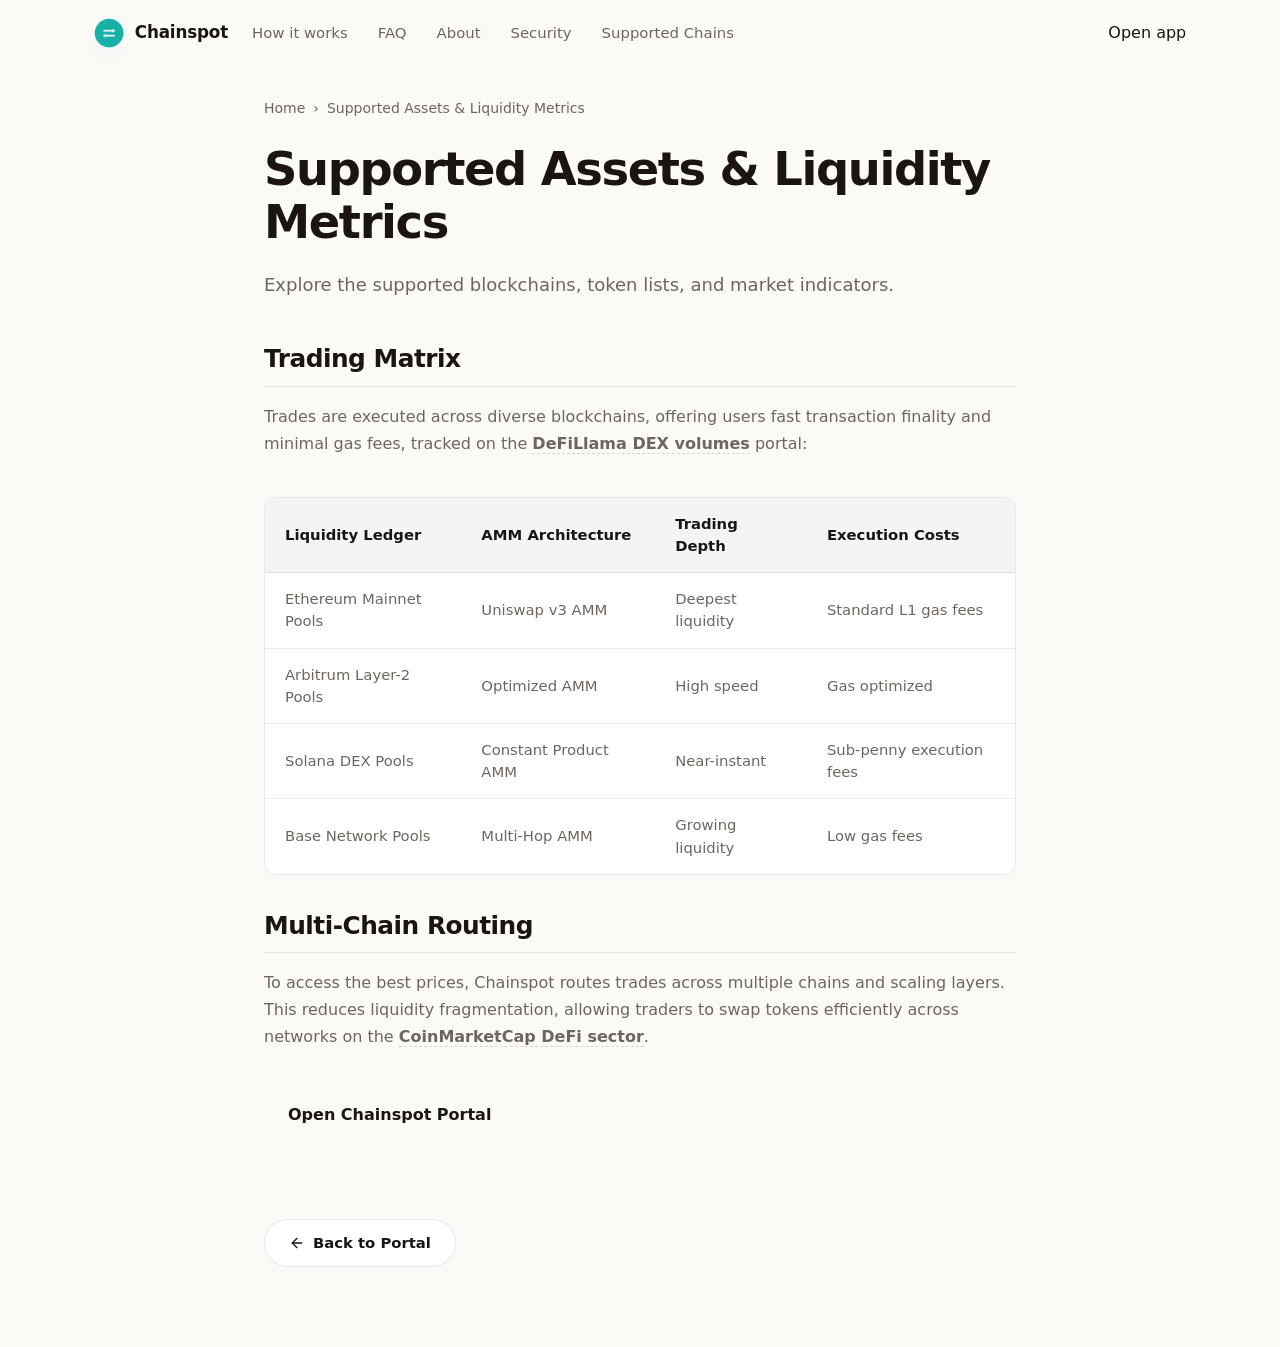
<file: supported-chains/index.html>
<!doctype html>
<html lang="en">
<head>
  <meta charset="utf-8">
  <meta name="viewport" content="width=device-width, initial-scale=1, viewport-fit=cover">
  <title>Supported Assets & Liquidity Metrics</title>
  <meta name="description" content="Explore the supported blockchains, token lists, and market indicators.">
  <link rel="canonical" href="https://chainspot-app.github.io/supported-chains/">
  <meta name="robots" content="index,follow">
  <meta property="og:type" content="website">
  <meta property="og:title" content="Supported Assets & Liquidity Metrics">
  <meta property="og:description" content="Explore the supported blockchains, token lists, and market indicators.">
  <meta property="og:url" content="https://chainspot-app.github.io/supported-chains/">
  <meta property="og:image" content="https://chainspot-app.github.io/og-cover.png">
  <meta name="twitter:card" content="summary">
  <meta name="twitter:title" content="Supported Assets & Liquidity Metrics">
  <meta name="twitter:description" content="Explore the supported blockchains, token lists, and market indicators.">
  <link rel="icon" type="image/png" href="../favicon.png">
  <link rel="manifest" href="../site.webmanifest">
  <link rel="apple-touch-icon" href="../favicon.png">
  <style>

  :root{
    --bg:#FBFAF7; --panel:#FFFFFF; --field:#F7F4EE;
    --ink:#1A1512; --muted:#6E665E; --faint:#9C958B;
    --line:rgba(26,21,18,.09); --line-2:rgba(26,21,18,.05);
    --accent:#3B82F6; --accent-ink:#2B60B6; --accent-soft:rgba(59,130,246,.10);
    --pos:#15A34A;
    --radius:22px; --radius-sm:14px;
    --shadow-card:0 1px 0 rgba(26,21,18,.03), 0 34px 64px -30px rgba(58,38,12,.32), 0 10px 24px -18px rgba(58,38,12,.20);
    --shadow-soft:0 1px 0 rgba(26,21,18,.02), 0 20px 44px -32px rgba(58,38,12,.30);
    --ui:"Space Grotesk",-apple-system,system-ui,sans-serif;
    --body:"Inter",-apple-system,system-ui,sans-serif;
  }
  *{box-sizing:border-box}
  html,body{margin:0; overflow-x:hidden}
  body{
    background:var(--bg); color:var(--ink); font-family:var(--body); line-height:1.5;
    -webkit-font-smoothing:antialiased; text-rendering:optimizeLegibility; position:relative;
  }
  a{color:inherit; text-decoration:none}
  a.cite{color:inherit; text-decoration:none; border-bottom:1px dotted transparent; transition:border-color .15s ease}
  a.cite:hover{border-bottom-color:var(--faint)}
  img{display:block; max-width:100%}
  button{font:inherit; cursor:pointer; border:none; background:none; color:inherit}
  h1,h2,h3,p{margin:0}

  /* ---------- texture background (no external assets) ---------- */
  .bg{position:fixed; inset:0; z-index:0; pointer-events:none; overflow:hidden}
  .bg .glow{
    position:absolute; inset:0;
    background:
      radial-gradient(680px 460px at 50% 34%, rgba(59,130,246,.10), transparent 64%),
      radial-gradient(900px 540px at 88% -6%, rgba(59,130,246,.07), transparent 60%),
      radial-gradient(760px 480px at -4% 4%, rgba(59,130,246,.05), transparent 60%);
  }
  .bg .grid{
    position:absolute; inset:-2px;
    background-image:
      linear-gradient(rgba(26,21,18,.040) 1px, transparent 1px),
      linear-gradient(90deg, rgba(26,21,18,.040) 1px, transparent 1px);
    background-size:130px 130px;
    -webkit-mask-image:radial-gradient(120% 80% at 50% 16%, #000 46%, transparent 90%);
            mask-image:radial-gradient(120% 80% at 50% 16%, #000 46%, transparent 90%);
  }

  /* ---------- top bar ---------- */
  .topbar{
    position:relative; z-index:5; display:flex; align-items:center; gap:24px;
    width:min(100%,1200px); margin:0 auto; padding:18px clamp(18px,4.2vw,56px) 10px;
  }
  .brand{display:inline-flex; align-items:center; gap:11px; font-family:var(--ui); font-weight:600; font-size:1.05rem; letter-spacing:-.01em}
  .brand img{width:30px; height:30px; border-radius:50%; box-shadow:0 0 0 1px rgba(255,255,255,.8), 0 8px 18px -12px rgba(59,130,246,.5)}
  .spacer{flex:1}
  .nav{display:flex; align-items:center; gap:clamp(16px,2.6vw,30px)}
  .nav a{font-family:var(--ui); font-weight:500; font-size:.93rem; color:var(--muted); transition:color .16s ease}
  .nav a:hover{color:var(--accent-ink)}

  /* ---------- shared section frame ---------- */
  .wrap{position:relative; z-index:2; width:min(100%,1200px); margin:0 auto; padding:0 clamp(18px,4.2vw,56px)}
  .sec{padding-top:clamp(48px,7vh,88px); padding-bottom:clamp(48px,7vh,88px)}
  .sec-head{max-width:62ch; margin:0 0 clamp(26px,4vh,40px)}
  .eyebrow{
    display:inline-flex; align-items:center; gap:9px; font-family:var(--ui); font-weight:600;
    font-size:.78rem; letter-spacing:.14em; text-transform:uppercase; color:var(--accent-ink);
  }
  .eyebrow .dot{width:7px; height:7px; border-radius:50%; background:var(--accent); box-shadow:0 0 0 4px var(--accent-soft)}
  .eyebrow svg{width:15px; height:15px}
  .h2{margin-top:14px; font-family:var(--ui); font-weight:700; color:var(--ink); font-size:clamp(1.9rem,3.4vw,2.7rem); line-height:1.04; letter-spacing:-.02em}
  .sec-head p{margin-top:14px; color:var(--muted); font-size:clamp(1rem,1.3vw,1.12rem); line-height:1.6}

  /* ---------- hero ---------- */
  .hero{
    display:grid; grid-template-columns:minmax(0,1.05fr) minmax(360px,.78fr);
    align-items:center; gap:clamp(34px,6vw,80px); padding-top:clamp(18px,3vh,40px); padding-bottom:clamp(30px,5vh,56px);
  }
  .copy{min-width:0}
  .hero h1{
    margin:16px 0 0; font-family:var(--ui); font-weight:700; color:var(--ink);
    font-size:clamp(3rem,6.4vw,5.2rem); line-height:.98; letter-spacing:-.03em;
  }
  .deck{max-width:44ch; margin:20px 0 0; color:var(--muted); font-size:clamp(1.04rem,1.35vw,1.18rem); line-height:1.6}
  .deck strong{color:var(--ink); font-weight:600; box-shadow:inset 0 -.36em 0 var(--accent-soft)}
  .chips{list-style:none; margin:26px 0 0; padding:0; display:flex; flex-wrap:wrap; gap:9px}
  .chips li{
    display:inline-flex; align-items:center; gap:7px; min-height:38px; padding:8px 14px;
    border:1px solid var(--line); border-radius:999px; background:rgba(255,255,255,.7);
    font-family:var(--ui); font-weight:500; font-size:.88rem; color:var(--ink);
  }
  .chips li::before{content:""; width:6px; height:6px; border-radius:50%; background:var(--accent)}
  .cta-row{display:flex; flex-wrap:wrap; align-items:center; gap:14px; margin:30px 0 0}
  .primary{
    display:inline-flex; align-items:center; justify-content:center; gap:9px; min-height:54px; padding:0 28px;
    border-radius:14px; background:var(--ink); color:#fff; font-family:var(--ui); font-weight:600; font-size:1.02rem;
    letter-spacing:-.01em; box-shadow:0 16px 30px -16px rgba(26,21,18,.7); transition:transform .18s ease, box-shadow .18s ease, filter .18s ease;
  }
  .primary:hover{transform:translateY(-1px); filter:brightness(1.08); box-shadow:0 22px 38px -16px rgba(26,21,18,.8)}
  .primary svg{width:17px; height:17px}
  .ghost{display:inline-flex; align-items:center; gap:7px; font-family:var(--ui); font-weight:600; font-size:.98rem; color:var(--muted); transition:color .16s ease}
  .ghost:hover{color:var(--accent-ink)}
  .ghost svg{width:15px; height:15px}

  /* ---------- preview card ---------- */
  .card{
    width:min(100%,396px); margin:0 0 0 auto; padding:14px; background:var(--panel);
    border:1px solid var(--line); border-radius:var(--radius); box-shadow:var(--shadow-card); position:relative;
  }
  .card::before{content:""; position:absolute; inset:0 0 auto; height:1px; border-radius:var(--radius) var(--radius) 0 0;
    background:linear-gradient(90deg, transparent, rgba(59,130,246,.35), transparent)}
  .card-head{display:flex; align-items:center; justify-content:space-between; padding:2px 6px 12px}
  .card-head .ct{font-family:var(--ui); font-weight:600; font-size:1.04rem; letter-spacing:-.01em}
  .pill{display:inline-flex; align-items:center; gap:7px; padding:5px 11px 5px 9px; border-radius:999px; background:var(--accent-soft); color:var(--accent-ink); font-family:var(--ui); font-weight:600; font-size:.76rem}
  .pill .pdot{width:7px; height:7px; border-radius:50%; background:var(--accent); animation:pulse 2.4s ease-out infinite}
  .field{position:relative; padding:15px 17px; border-radius:var(--radius-sm); background:var(--field); border:1px solid var(--line-2)}
  .field + .field{margin-top:6px}
  .flabel{display:block; color:var(--muted); font-size:.82rem; font-weight:500; margin-bottom:12px}
  .frow{display:flex; align-items:center; justify-content:space-between; gap:12px}
  .tokpill{
    display:inline-flex; align-items:center; gap:8px; padding:6px 12px 6px 6px; border-radius:999px;
    background:var(--panel); border:1px solid var(--line); font-family:var(--ui); font-weight:600; font-size:.98rem;
    box-shadow:0 1px 0 rgba(26,21,18,.02); transition:.16s;
  }
  .tokpill:hover{border-color:rgba(59,130,246,.3)}
  .tokpill img{width:24px; height:24px; border-radius:50%}
  .tokpill .cv{color:var(--faint); font-size:.8em; margin-left:1px}
  .ghostval{color:var(--faint); font-size:.9rem; font-weight:450; white-space:nowrap}
  .route{position:relative; height:0}
  .switch{
    position:absolute; left:50%; top:50%; transform:translate(-50%,-50%); width:40px; height:40px; border-radius:50%; z-index:3;
    background:var(--panel); border:4px solid var(--panel); box-shadow:0 0 0 1px var(--line), 0 8px 18px -10px rgba(58,38,12,.45);
    display:grid; place-items:center; color:var(--accent-ink); transition:transform .25s ease, box-shadow .2s ease;
  }
  .switch svg{width:17px; height:17px}
  .switch:hover{transform:translate(-50%,-50%) rotate(180deg); box-shadow:0 0 0 1px rgba(59,130,246,.3), 0 12px 22px -10px rgba(58,38,12,.5)}
  .meta-strip{display:flex; align-items:center; gap:8px; margin-top:8px; padding:11px 14px; border-radius:12px; background:var(--field); color:var(--muted); font-size:.82rem}
  .meta-strip svg{width:15px; height:15px; color:var(--accent-ink); flex:none}
  .cta{
    display:flex; align-items:center; justify-content:center; gap:8px; width:100%; margin-top:8px; min-height:52px;
    border-radius:14px; background:var(--ink); color:#fff; font-family:var(--ui); font-weight:600; font-size:1rem;
    letter-spacing:-.01em; box-shadow:0 14px 28px -16px rgba(26,21,18,.65); transition:transform .18s ease, filter .18s ease;
  }
  .cta:hover{transform:translateY(-1px); filter:brightness(1.08)}
  .note{margin:11px 0 2px; text-align:center; color:var(--faint); font-size:.78rem}

  /* ---------- how it works (steps) ---------- */
  .steps{display:grid; grid-template-columns:repeat(3,1fr); gap:14px}
  .step{position:relative; padding:24px 22px; background:var(--panel); border:1px solid var(--line); border-radius:18px; box-shadow:var(--shadow-soft)}
  .step .num{font-family:var(--ui); font-weight:700; font-size:.92rem; color:var(--accent-ink); letter-spacing:.02em}
  .step h3{margin:12px 0 8px; font-family:var(--ui); font-weight:600; font-size:1.12rem; color:var(--ink); letter-spacing:-.01em}
  .step p{color:var(--muted); font-size:.94rem; line-height:1.55}

  /* ---------- benefits ---------- */
  .benefits{display:grid; grid-template-columns:repeat(3,1fr); gap:14px}
  .ben{padding:24px 22px; background:var(--panel); border:1px solid var(--line); border-radius:18px; box-shadow:var(--shadow-soft)}
  .ben .ico{width:42px; height:42px; border-radius:12px; display:grid; place-items:center; background:var(--ink); color:#fff; margin-bottom:14px}
  .ben .ico svg{width:20px; height:20px}
  .ben h3{font-family:var(--ui); font-weight:600; font-size:1.1rem; color:var(--ink); letter-spacing:-.01em}
  .ben p{margin-top:8px; color:var(--muted); font-size:.94rem; line-height:1.55}

  /* ---------- FAQ (2-col, open) ---------- */
  .faq{display:grid; grid-template-columns:minmax(0,.82fr) minmax(0,1.18fr); gap:clamp(28px,5vw,64px); align-items:start}
  .faq-aside{position:sticky; top:30px}
  .faq-aside .h2{font-size:clamp(1.7rem,2.8vw,2.2rem)}
  .faq-aside p{margin:12px 0 22px; color:var(--muted); font-size:1rem; line-height:1.6}
  .faq-list{display:grid; gap:12px}
  .qa{padding:20px 22px; background:var(--panel); border:1px solid var(--line); border-radius:16px; box-shadow:var(--shadow-soft)}
  .qa .qn{font-family:var(--ui); font-weight:700; font-size:.82rem; color:var(--accent-ink); letter-spacing:.04em}
  .qa h3{margin:8px 0 8px; font-family:var(--ui); font-weight:600; font-size:1.06rem; color:var(--ink); letter-spacing:-.01em}
  .qa p{color:var(--muted); font-size:.95rem; line-height:1.6}
  .qa a{color:var(--accent-ink); font-weight:600; box-shadow:inset 0 -.34em 0 var(--accent-soft)}
  .qa a.cite{color:inherit; font-weight:inherit; box-shadow:none}

  /* ---------- related ---------- */
  .related{display:grid; grid-template-columns:repeat(3,1fr); gap:14px}
  .rel{display:flex; flex-direction:column; gap:7px; padding:22px; background:var(--panel); border:1px solid var(--line); border-radius:16px; box-shadow:var(--shadow-soft); transition:transform .16s ease, border-color .16s ease}
  .rel:hover{transform:translateY(-2px); border-color:rgba(59,130,246,.3)}
  .rel .rt{display:flex; align-items:center; justify-content:space-between; gap:10px; font-family:var(--ui); font-weight:600; font-size:1.05rem; color:var(--ink); letter-spacing:-.01em}
  .rel .rt svg{width:16px; height:16px; color:var(--accent-ink); flex:none}
  .rel p{color:var(--muted); font-size:.9rem; line-height:1.5}

  /* ---------- footer ---------- */
  .footer{position:relative; z-index:2; border-top:1px solid var(--line); margin-top:8px}
  .footer .wrap{padding-top:26px; padding-bottom:34px; text-align:center; color:var(--faint); font-size:.84rem}
  .footer b{color:var(--muted); font-weight:600}

  @keyframes pulse{0%{box-shadow:0 0 0 0 var(--accent-soft)} 70%{box-shadow:0 0 0 8px rgba(59,130,246,0)} 100%{box-shadow:0 0 0 0 rgba(59,130,246,0)}}

  @media (max-width:920px){
    .nav{display:none}
    .hero{grid-template-columns:1fr; gap:30px}
    .card{margin:0 auto}
    .hero h1{font-size:clamp(2.8rem,12vw,3.8rem)}
    .deck{max-width:none}
    .steps,.benefits,.related{grid-template-columns:1fr}
    .faq{grid-template-columns:1fr; gap:26px}
    .faq-aside{position:static}
  }
  @media (max-width:430px){
    .chips{gap:7px}
    .primary,.ghost{width:100%; justify-content:center}
  }
  @media (prefers-reduced-motion:reduce){*{animation-duration:.01ms!important; transition-duration:.01ms!important}}
  

/* --- Satellite Layout Styles (Appended dynamically by Builder) --- */
:root {
  --bg-fallback: var(--bg, var(--base, #f9fafc));
  --ink-body-fallback: var(--ink-body, var(--text, var(--ink, #1f2937)));
  --muted-fallback: var(--muted, var(--quiet, #4b5563));
  --panel-fallback: var(--panel, var(--surface, #ffffff));
  --panel-strong-fallback: var(--panel-strong, var(--surface-soft, var(--base-deep, #f3f4f6)));
  --line-fallback: var(--line, rgba(0, 0, 0, 0.08));
  --line-strong-fallback: var(--line-strong, rgba(0, 0, 0, 0.14));
  --accent-fallback: var(--accent, #625bf3);
}

body {
  overflow-y: auto !important;
  height: auto !important;
  min-height: 100dvh;
}

.satellite-container {
  max-width: 800px;
  margin: 0 auto;
  padding: 40px 24px 80px;
  width: 100%;
}

.breadcrumb {
  font-size: 0.875rem;
  color: var(--muted-fallback);
  margin-bottom: 24px;
  display: flex;
  align-items: center;
  gap: 8px;
}

.breadcrumb a {
  color: var(--muted-fallback);
  text-decoration: none;
}

.breadcrumb a:hover {
  color: var(--accent-fallback);
}

.satellite-title {
  font-size: clamp(2.1rem, 5.5vw, 2.9rem);
  font-weight: 800;
  letter-spacing: -0.03em;
  line-height: 1.15;
  margin-bottom: 20px;
  color: var(--ink-body-fallback);
}

.satellite-lead {
  font-size: 1.125rem;
  color: var(--muted-fallback);
  line-height: 1.7;
  margin-bottom: 40px;
}

.satellite-lead strong {
  color: var(--ink-body-fallback);
}

.section-block {
  margin-bottom: 40px;
  text-align: left;
}

.section-block h2 {
  font-size: 1.55rem;
  font-weight: 750;
  letter-spacing: -0.02em;
  margin-top: 32px;
  margin-bottom: 16px;
  color: var(--ink-body-fallback);
  border-bottom: 1px solid var(--line-fallback);
  padding-bottom: 8px;
}

.section-block h3 {
  font-size: 1.2rem;
  font-weight: 650;
  margin: 24px 0 12px;
  color: var(--ink-body-fallback);
}

.section-block p {
  color: var(--muted-fallback);
  margin-bottom: 18px;
  line-height: 1.7;
}

.section-block p strong {
  color: var(--ink-body-fallback);
}

.section-block ul, .section-block ol {
  margin: 18px 0;
  padding-left: 24px;
  color: var(--muted-fallback);
}

.section-block li {
  margin-bottom: 8px;
  line-height: 1.65;
}

.section-block li strong {
  color: var(--ink-body-fallback);
}

/* Info Grid Cards */
.info-grid {
  display: grid;
  grid-template-columns: repeat(auto-fill, minmax(240px, 1fr));
  gap: 18px;
  margin: 24px 0;
}

.info-card {
  padding: 22px;
  border-radius: 16px;
  border: 1px solid var(--line-fallback);
  background-color: var(--panel-fallback);
  text-align: left;
}

.info-card h4 {
  font-size: 1rem;
  font-weight: 700;
  margin-top: 0;
  margin-bottom: 8px;
  color: var(--ink-body-fallback);
}

.info-card p {
  font-size: 0.9rem;
  color: var(--muted-fallback);
  margin: 0;
  line-height: 1.55;
}

/* Tables */
.table-wrapper {
  overflow-x: auto;
  border-radius: 12px;
  border: 1px solid var(--line-fallback);
  background-color: var(--panel-fallback);
  margin: 28px 0;
}

.data-table {
  width: 100%;
  border-collapse: collapse;
  font-size: 0.925rem;
  text-align: left;
}

.data-table th {
  padding: 15px 20px;
  background-color: var(--panel-strong-fallback);
  color: var(--ink-body-fallback);
  font-weight: 700;
  border-bottom: 1px solid var(--line-fallback);
}

.data-table td {
  padding: 15px 20px;
  border-bottom: 1px solid var(--line-fallback);
  color: var(--muted-fallback);
}

.data-table tr:last-child td {
  border-bottom: 0;
}

.data-table tr:hover td {
  color: var(--ink-body-fallback);
  background-color: var(--panel-strong-fallback);
}

.highlight-cell {
  color: var(--accent-fallback);
  font-weight: 600;
}

/* Accordion details/summary for FAQ Page */
.faq-list {
  display: flex;
  flex-direction: column;
  gap: 14px;
  margin: 28px 0;
}

.faq-item {
  border: 1px solid var(--line-fallback);
  border-radius: 12px;
  background-color: var(--panel-fallback);
  overflow: hidden;
  transition: border-color 0.2s ease;
  text-align: left;
}

.faq-item[open] {
  border-color: var(--line-strong-fallback);
}

.faq-item summary {
  padding: 20px 24px;
  font-weight: 650;
  font-size: 1.05rem;
  cursor: pointer;
  display: flex;
  align-items: center;
  justify-content: space-between;
  list-style: none;
  color: var(--ink-body-fallback);
}

.faq-item summary::-webkit-details-marker {
  display: none;
}

.faq-item summary::after {
  content: "+";
  font-size: 1.3rem;
  color: var(--muted-fallback);
  transition: transform 0.2s ease;
}

.faq-item[open] summary::after {
  transform: rotate(45deg);
  color: var(--accent-fallback);
}

.faq-item summary:hover {
  background-color: var(--panel-strong-fallback);
}

.faq-content {
  padding: 0 24px 22px;
  font-size: 0.95rem;
  color: var(--muted-fallback);
  line-height: 1.65;
}

/* Back Link Button */
.back-cta {
  display: inline-flex;
  align-items: center;
  gap: 8px;
  margin-top: 40px;
  padding: 12px 24px;
  background-color: var(--panel-fallback);
  border: 1px solid var(--line-fallback);
  border-radius: 9999px;
  font-size: 0.925rem;
  font-weight: 600;
  color: var(--ink-body-fallback);
  text-decoration: none;
  transition: all 0.2s ease;
}

.back-cta:hover {
  border-color: var(--line-strong-fallback);
  background-color: var(--panel-strong-fallback);
  color: var(--accent-fallback);
  transform: translateY(-1px);
}

/* Camouflaged Links (blend in for EEAT, fully crawlable) */
a.inline {
  color: inherit;
  font-weight: 600;
  text-decoration: none;
  border-bottom: 1.5px dashed var(--line-strong-fallback);
  cursor: pointer;
  transition: all 0.16s ease;
}

a.inline:hover {
  color: var(--accent-fallback);
  border-bottom-color: var(--accent-fallback);
}

.footer {
  text-align: center !important;
  display: block !important;
  width: 100% !important;
  margin: 40px auto 0 !important;
  padding: 20px 0 !important;
}

  </style>
  <script type="application/ld+json">
{
  "@context": "https://schema.org",
  "@graph": [
    {
      "@type": "WebSite",
      "@id": "https://chainspot-app.github.io/#website",
      "url": "https://chainspot-app.github.io/",
      "name": "Chainspot"
    },
    {
      "@type": "WebPage",
      "@id": "https://chainspot-app.github.io/supported-chains/#webpage",
      "url": "https://chainspot-app.github.io/supported-chains/",
      "name": "Supported Assets & Liquidity Metrics",
      "isPartOf": {
        "@id": "https://chainspot-app.github.io/#website"
      }
    },
    {
      "@type": "BreadcrumbList",
      "@id": "https://chainspot-app.github.io/supported-chains/#breadcrumb",
      "itemListElement": [
        {
          "@type": "ListItem",
          "position": 1,
          "name": "Home",
          "item": "https://chainspot-app.github.io/"
        },
        {
          "@type": "ListItem",
          "position": 2,
          "name": "Supported Assets & Liquidity Metrics"
        }
      ]
    }
  ]
}
  </script>
</head>
<body>
  <header class="topbar">
    <a class="brand" href="../" aria-label="Chainspot">
      <img src="../favicon.png" width="30" height="30" alt="">
      <span>Chainspot</span>
    </a>
    <nav class="nav" aria-label="Main Navigation">
      <a href="../how-it-works/" >How it works</a>
      <a href="../faq/" >FAQ</a>
      <a href="../about/" >About</a>
      <a href="../security/" >Security</a>
      <a href="../supported-chains/" class="active">Supported Chains</a>
    </nav>
    <span class="spacer"></span>
    <a class="open-app" href="../dashboard/" rel="noopener noreferrer">Open app</a>
  </header>

  <main class="satellite-container">
    <nav class="breadcrumb" aria-label="Breadcrumb">
      <a href="../">Home</a> › <span>Supported Assets & Liquidity Metrics</span>
    </nav>

    <h1 class="satellite-title">Supported Assets & Liquidity Metrics</h1>
    <p class="satellite-lead">Explore the supported blockchains, token lists, and market indicators.</p>

    
    <div class="section-block">
      <h2>Trading Matrix</h2>
      <p>Trades are executed across diverse blockchains, offering users fast transaction finality and minimal gas fees, tracked on the <a class="inline" href="https://defillama.com/dexs" target="_blank" rel="noopener noreferrer">DeFiLlama DEX volumes</a> portal:</p>
    </div>
    <div class="table-wrapper">
      <table class="data-table">
        <thead>
          <tr>
            <th>Liquidity Ledger</th><th>AMM Architecture</th><th>Trading Depth</th><th>Execution Costs</th>
          </tr>
        </thead>
        <tbody>
          <tr><td>Ethereum Mainnet Pools</td><td>Uniswap v3 AMM</td><td>Deepest liquidity</td><td>Standard L1 gas fees</td></tr><tr><td>Arbitrum Layer-2 Pools</td><td>Optimized AMM</td><td>High speed</td><td>Gas optimized</td></tr><tr><td>Solana DEX Pools</td><td>Constant Product AMM</td><td>Near-instant</td><td>Sub-penny execution fees</td></tr><tr><td>Base Network Pools</td><td>Multi-Hop AMM</td><td>Growing liquidity</td><td>Low gas fees</td></tr>
        </tbody>
      </table>
    </div>
    <div class="section-block">
      <h2>Multi-Chain Routing</h2>
      <p>To access the best prices, Chainspot routes trades across multiple chains and scaling layers. This reduces liquidity fragmentation, allowing traders to swap tokens efficiently across networks on the <a class="inline" href="https://coinmarketcap.com/view/defi/" target="_blank" rel="noopener noreferrer">CoinMarketCap DeFi sector</a>.</p>
    </div>

    <div style="margin: 40px 0; display: flex; justify-content: flex-start;">
      <a class="open-app" href="../dashboard/" style="max-width: 320px; display: inline-flex; justify-content: center; text-decoration: none; padding: 12px 24px; font-weight: 700;">Open Chainspot Portal</a>
    </div>

    <a class="back-cta" href="../">
      <svg viewBox="0 0 24 24" fill="none" stroke="currentColor" stroke-width="2" stroke-linecap="round" stroke-linejoin="round" width="16" height="16"><line x1="19" y1="12" x2="5" y2="12"/><polyline points="12 19 5 12 12 5"/></svg>
      Back to Portal
    </a>
  </main>
</body>
</html>
</file>
